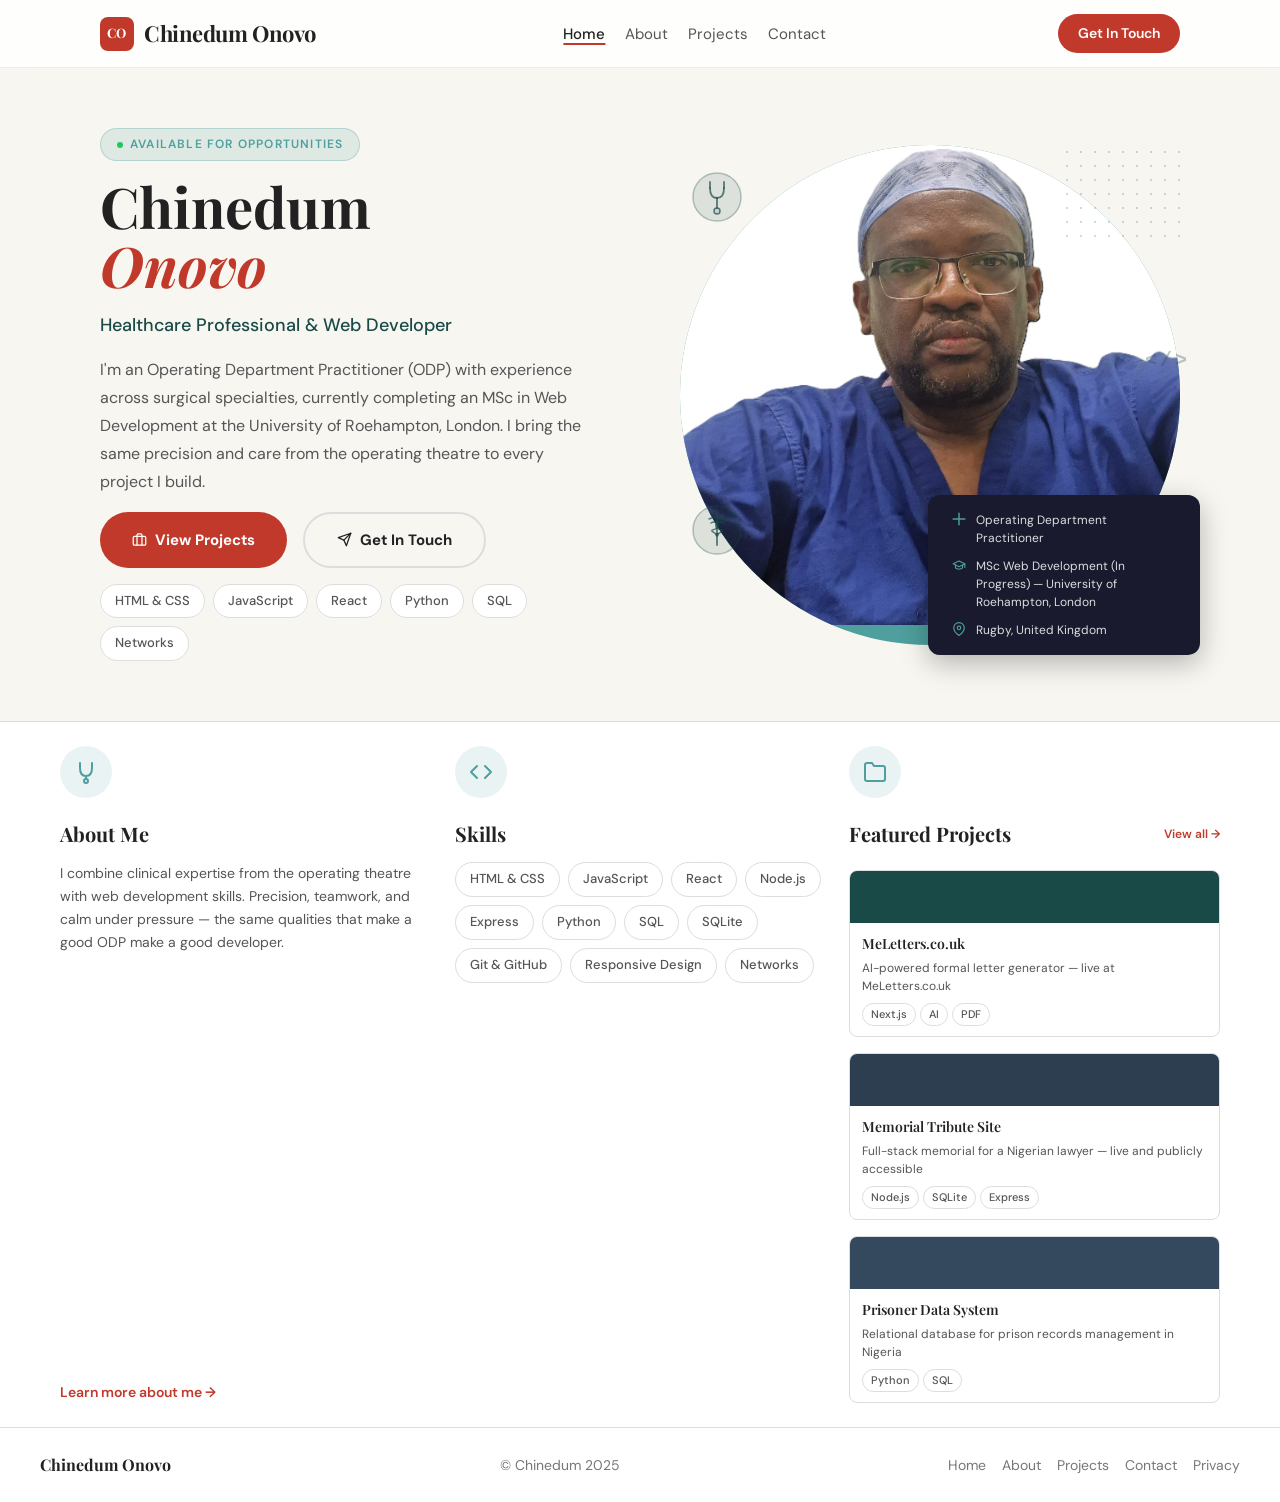
<file: index.html>
<!DOCTYPE html>
<html lang="en-GB">
<head>
    <meta charset="UTF-8">
    <meta name="viewport" content="width=device-width, initial-scale=1.0">
    <link rel="preconnect" href="https://fonts.googleapis.com">
    <link rel="preconnect" href="https://fonts.gstatic.com" crossorigin>
    <link rel="stylesheet" href="https://fonts.googleapis.com/css2?family=Playfair+Display:wght@400;600;700&family=DM+Sans:ital,opsz,wght@0,9..40,400;0,9..40,500;0,9..40,700;1,9..40,400&display=swap">
    <title>Chinedum Onovo — Healthcare Professional &amp; Web Developer</title>
    <meta name="description" content="Chinedum Onovo — Operating Department Practitioner and MSc Web Development student at the University of Roehampton, building precise and accessible web apps.">
    <meta name="robots" content="index, follow">
    <meta name="author" content="Chinedum Onovo">
    <link rel="canonical" href="https://chinedum-onovo.co.uk/">
    <meta property="og:type" content="website">
    <meta property="og:url" content="https://chinedum-onovo.co.uk/">
    <meta property="og:site_name" content="Chinedum Onovo">
    <meta property="og:locale" content="en_GB">
    <meta property="og:title" content="Chinedum Onovo — Healthcare Professional & Web Developer">
    <meta property="og:description" content="Chinedum Onovo — Operating Department Practitioner and MSc Web Development student at the University of Roehampton, building precise and accessible web apps.">
    <meta property="og:image" content="https://chinedum-onovo.co.uk/og-image.jpg">
    <meta name="twitter:card" content="summary_large_image">
    <meta name="twitter:title" content="Chinedum Onovo — Healthcare Professional & Web Developer">
    <meta name="twitter:description" content="Chinedum Onovo — Operating Department Practitioner and MSc Web Development student at the University of Roehampton, building precise and accessible web apps.">
    <link rel="preload" as="image" href="profile.jpg">
    <script type="application/ld+json">
    {
      "@context": "https://schema.org",
      "@type": "Person",
      "name": "Chinedum Onovo",
      "jobTitle": "Web Developer",
      "description": "Operating Department Practitioner with experience across surgical specialties, completing an MSc in Web Development at the University of Roehampton. Bringing precision and care from the operating theatre to every web project.",
      "url": "https://chinedum-onovo.co.uk",
      "image": "https://chinedum-onovo.co.uk/profile.jpg",
      "email": "chinedum@chinedum-onovo.co.uk",
      "sameAs": [
        "https://github.com/ChinedumOnovo"
      ]
    }
    </script>
    <!-- sameAs: paste your LinkedIn URL as a second item in the array above,
         e.g. add a comma after the GitHub line then: "https://www.linkedin.com/in/YOUR-PROFILE" -->
    <link rel="stylesheet" href="style.css">
</head>
<body>

<header>
    <div class="navbar">
        <div class="nav-brand">
            <div class="logo-badge" aria-hidden="true">CO</div>
            <span class="brand">Chinedum Onovo</span>
        </div>
        <nav class="nav-links" aria-label="Main navigation">
            <a href="index.html" class="active">Home</a>
            <a href="about.html">About</a>
            <a href="projects.html">Projects</a>
            <a href="contacts.html">Contact</a>
        </nav>
        <a href="contacts.html" class="nav-cta-btn">Get In Touch</a>
    </div>
</header>

<main>

    <!-- ─── HERO ──────────────────────────────────────────────── -->
    <section class="hero">
        <div class="hero-inner">

            <!-- Left: text -->
            <div class="hero-text">

                <span class="hero-eyebrow">Available for Opportunities</span>

                <h1 class="hero-name">
                    Chinedum<br>
                    <span class="hero-name-accent">Onovo</span>
                </h1>

                <p class="hero-subtitle">Healthcare Professional &amp; Web Developer</p>

                <p class="hero-bio">
                    I'm an Operating Department Practitioner (ODP) with experience across surgical
                    specialties, currently completing an MSc in Web Development at the
                    University of Roehampton, London. I bring the same precision and care from the operating
                    theatre to every project I build.
                </p>

                <div class="hero-cta">
                    <a href="projects.html" class="btn btn-primary">
                        <svg width="15" height="15" viewBox="0 0 24 24" fill="none" stroke="currentColor" stroke-width="2" stroke-linecap="round" stroke-linejoin="round" aria-hidden="true"><rect x="2" y="7" width="20" height="14" rx="2"/><path d="M16 21V5a2 2 0 0 0-2-2h-4a2 2 0 0 0-2 2v16"/></svg>
                        View Projects
                    </a>
                    <a href="contacts.html" class="btn btn-outline">
                        <svg width="15" height="15" viewBox="0 0 24 24" fill="none" stroke="currentColor" stroke-width="2" stroke-linecap="round" stroke-linejoin="round" aria-hidden="true"><line x1="22" y1="2" x2="11" y2="13"/><polygon points="22 2 15 22 11 13 2 9 22 2"/></svg>
                        Get In Touch
                    </a>
                </div>

                <div class="hero-tags">
                    <span class="tag">HTML &amp; CSS</span>
                    <span class="tag">JavaScript</span>
                    <span class="tag">React</span>
                    <span class="tag">Python</span>
                    <span class="tag">SQL</span>
                    <span class="tag">Networks</span>
                </div>

            </div>

            <!-- Right: photo card -->
            <div class="hero-photo-col">

                <!-- Dot decoration top-right (cream area, outside the circle) -->
                <div class="deco-dots deco-dots-tr" aria-hidden="true"></div>

                <!-- The circular photo card — overflow:hidden clips photo only -->
                <div class="photo-card">
                    <img
                        src="profile.jpg"
                        alt="Portrait of Chinedum Onovo, healthcare professional and web developer"
                        class="hero-photo-img"
                        width="1197"
                        height="1151"
                        loading="eager"
                        fetchpriority="high">
                </div>

                <!-- Decorations sit OUTSIDE the card so they are not clipped -->
                <span class="deco-code-tag" aria-hidden="true">&lt;/&gt;</span>
                <div class="deco-caduceus" aria-hidden="true">
                    <svg width="54" height="54" viewBox="0 0 54 54">
                        <circle cx="27" cy="27" r="24" fill="rgba(26,74,71,0.12)" stroke="rgba(26,74,71,0.3)" stroke-width="1.5"/>
                        <line x1="27" y1="12" x2="27" y2="42" stroke="rgba(26,74,71,0.7)" stroke-width="1.8" stroke-linecap="round"/>
                        <path d="M19,16 Q27,12 35,16" stroke="rgba(26,74,71,0.7)" stroke-width="1.5" fill="none" stroke-linecap="round"/>
                        <path d="M21,20 C25,17 31,22 27,25 C23,28 20,26 23,29 C26,32 31,30 27,33" stroke="rgba(26,74,71,0.7)" stroke-width="1.5" fill="none" stroke-linecap="round"/>
                        <path d="M33,20 C29,17 23,22 27,25 C31,28 34,26 31,29 C28,32 23,30 27,33" stroke="rgba(26,74,71,0.7)" stroke-width="1.5" fill="none" stroke-linecap="round"/>
                    </svg>
                </div>

                <!-- Stethoscope badge — upper-left of photo -->
                <div class="deco-stethoscope" aria-hidden="true">
                    <svg width="54" height="54" viewBox="0 0 54 54">
                        <circle cx="27" cy="27" r="24" fill="rgba(26,74,71,0.12)" stroke="rgba(26,74,71,0.3)" stroke-width="1.5"/>
                        <line x1="20" y1="12" x2="20" y2="18" stroke="rgba(26,74,71,0.7)" stroke-width="1.8" stroke-linecap="round"/>
                        <line x1="34" y1="12" x2="34" y2="18" stroke="rgba(26,74,71,0.7)" stroke-width="1.8" stroke-linecap="round"/>
                        <path d="M20 18 Q20 28 27 28 Q34 28 34 18" stroke="rgba(26,74,71,0.7)" stroke-width="1.8" fill="none" stroke-linecap="round"/>
                        <line x1="27" y1="28" x2="27" y2="38" stroke="rgba(26,74,71,0.7)" stroke-width="1.8" stroke-linecap="round"/>
                        <circle cx="27" cy="41" r="3" stroke="rgba(26,74,71,0.7)" stroke-width="1.5" fill="rgba(26,74,71,0.1)"/>
                    </svg>
                </div>

                <!-- Info card overlaps bottom-right of photo card -->
                <div class="info-card">
                    <div class="info-row">
                        <svg class="info-icon" width="14" height="14" viewBox="0 0 24 24" fill="none" stroke="currentColor" stroke-width="2.5" stroke-linecap="round" stroke-linejoin="round" aria-hidden="true"><path d="M12 2v20M2 12h20"/></svg>
                        <span>Operating Department Practitioner</span>
                    </div>
                    <div class="info-row">
                        <svg class="info-icon" width="14" height="14" viewBox="0 0 24 24" fill="none" stroke="currentColor" stroke-width="2" stroke-linecap="round" stroke-linejoin="round" aria-hidden="true"><path d="M22 10v6M2 10l10-5 10 5-10 5z"/><path d="M6 12v5c3 3 9 3 12 0v-5"/></svg>
                        <span>MSc Web Development (In Progress) — University of Roehampton, London</span>
                    </div>
                    <div class="info-row">
                        <svg class="info-icon" width="14" height="14" viewBox="0 0 24 24" fill="none" stroke="currentColor" stroke-width="2" stroke-linecap="round" stroke-linejoin="round" aria-hidden="true"><path d="M21 10c0 7-9 13-9 13s-9-6-9-13a9 9 0 0 1 18 0z"/><circle cx="12" cy="10" r="3"/></svg>
                        <span>Rugby, United Kingdom</span>
                    </div>
                </div>

            </div>

        </div>
    </section>

    <!-- ─── BOTTOM THREE-COLUMN SECTION ───────────────────────── -->
    <section class="home-bottom" aria-label="About, skills, and featured projects">

        <!-- Column 1: About Me -->
        <div class="home-card">
            <div class="home-card-icon" aria-hidden="true">
                <svg width="24" height="24" viewBox="0 0 24 24" fill="none" stroke="currentColor" stroke-width="2" stroke-linecap="round" stroke-linejoin="round"><path d="M6 3v5q0 8 6 8t6-8V3"/><line x1="12" y1="16" x2="12" y2="19"/><circle cx="12" cy="21" r="2"/></svg>
            </div>
            <h3>About Me</h3>
            <p>
                I combine clinical expertise from the operating theatre with web development
                skills. Precision, teamwork, and calm under pressure — the same qualities
                that make a good ODP make a good developer.
            </p>
            <a href="about.html" class="home-card-link">Learn more about me →</a>
        </div>

        <!-- Column 2: Skills -->
        <div class="home-card">
            <div class="home-card-icon" aria-hidden="true">
                <svg width="24" height="24" viewBox="0 0 24 24" fill="none" stroke="currentColor" stroke-width="2" stroke-linecap="round" stroke-linejoin="round"><polyline points="16 18 22 12 16 6"/><polyline points="8 6 2 12 8 18"/></svg>
            </div>
            <h3>Skills</h3>
            <div class="hero-tags">
                    <span class="tag">HTML &amp; CSS</span>
                    <span class="tag">JavaScript</span>
                    <span class="tag">React</span>
                    <span class="tag">Node.js</span>
                    <span class="tag">Express</span>
                    <span class="tag">Python</span>
                    <span class="tag">SQL</span>
                    <span class="tag">SQLite</span>
                    <span class="tag">Git &amp; GitHub</span>
                    <span class="tag">Responsive Design</span>
                    <span class="tag">Networks</span>
                </div>
        </div>

        <!-- Column 3: Featured Projects -->
        <div class="home-card">
            <div class="home-card-icon" aria-hidden="true">
                <svg width="24" height="24" viewBox="0 0 24 24" fill="none" stroke="currentColor" stroke-width="2" stroke-linecap="round" stroke-linejoin="round"><path d="M22 19a2 2 0 0 1-2 2H4a2 2 0 0 1-2-2V5a2 2 0 0 1 2-2h5l2 3h9a2 2 0 0 1 2 2z"/></svg>
            </div>
            <div class="home-card-header">
                <h3>Featured Projects</h3>
                <a href="projects.html">View all →</a>
            </div>
            <div class="project-cards-mini">

                <article class="project-card-mini">
                    <div class="project-card-mini-color" style="background:#1a4a47"></div>
                    <div class="project-card-mini-body">
                        <p class="project-card-mini-name">MeLetters.co.uk</p>
                        <p class="project-card-mini-desc">AI-powered formal letter generator — live at MeLetters.co.uk</p>
                        <div class="project-card-mini-tags">
                            <span class="tag">Next.js</span><span class="tag">AI</span><span class="tag">PDF</span>
                        </div>
                    </div>
                </article>

                <article class="project-card-mini">
                    <div class="project-card-mini-color" style="background:#2c3e50"></div>
                    <div class="project-card-mini-body">
                        <p class="project-card-mini-name">Memorial Tribute Site</p>
                        <p class="project-card-mini-desc">Full-stack memorial for a Nigerian lawyer — live and publicly accessible</p>
                        <div class="project-card-mini-tags">
                            <span class="tag">Node.js</span><span class="tag">SQLite</span><span class="tag">Express</span>
                        </div>
                    </div>
                </article>

                <article class="project-card-mini">
                    <div class="project-card-mini-color" style="background:#34495e"></div>
                    <div class="project-card-mini-body">
                        <p class="project-card-mini-name">Prisoner Data System</p>
                        <p class="project-card-mini-desc">Relational database for prison records management in Nigeria</p>
                        <div class="project-card-mini-tags">
                            <span class="tag">Python</span><span class="tag">SQL</span>
                        </div>
                    </div>
                </article>

            </div>
        </div>

    </section>

</main>

<footer>
    <span class="footer-brand">Chinedum Onovo</span>
    <span class="footer-copy">© Chinedum 2025</span>
    <nav class="footer-nav" aria-label="Footer navigation">
        <a href="index.html">Home</a>
        <a href="about.html">About</a>
        <a href="projects.html">Projects</a>
        <a href="contacts.html">Contact</a>
        <a href="privacy.html">Privacy</a>
    </nav>
</footer>

</body>
</html>
</file>
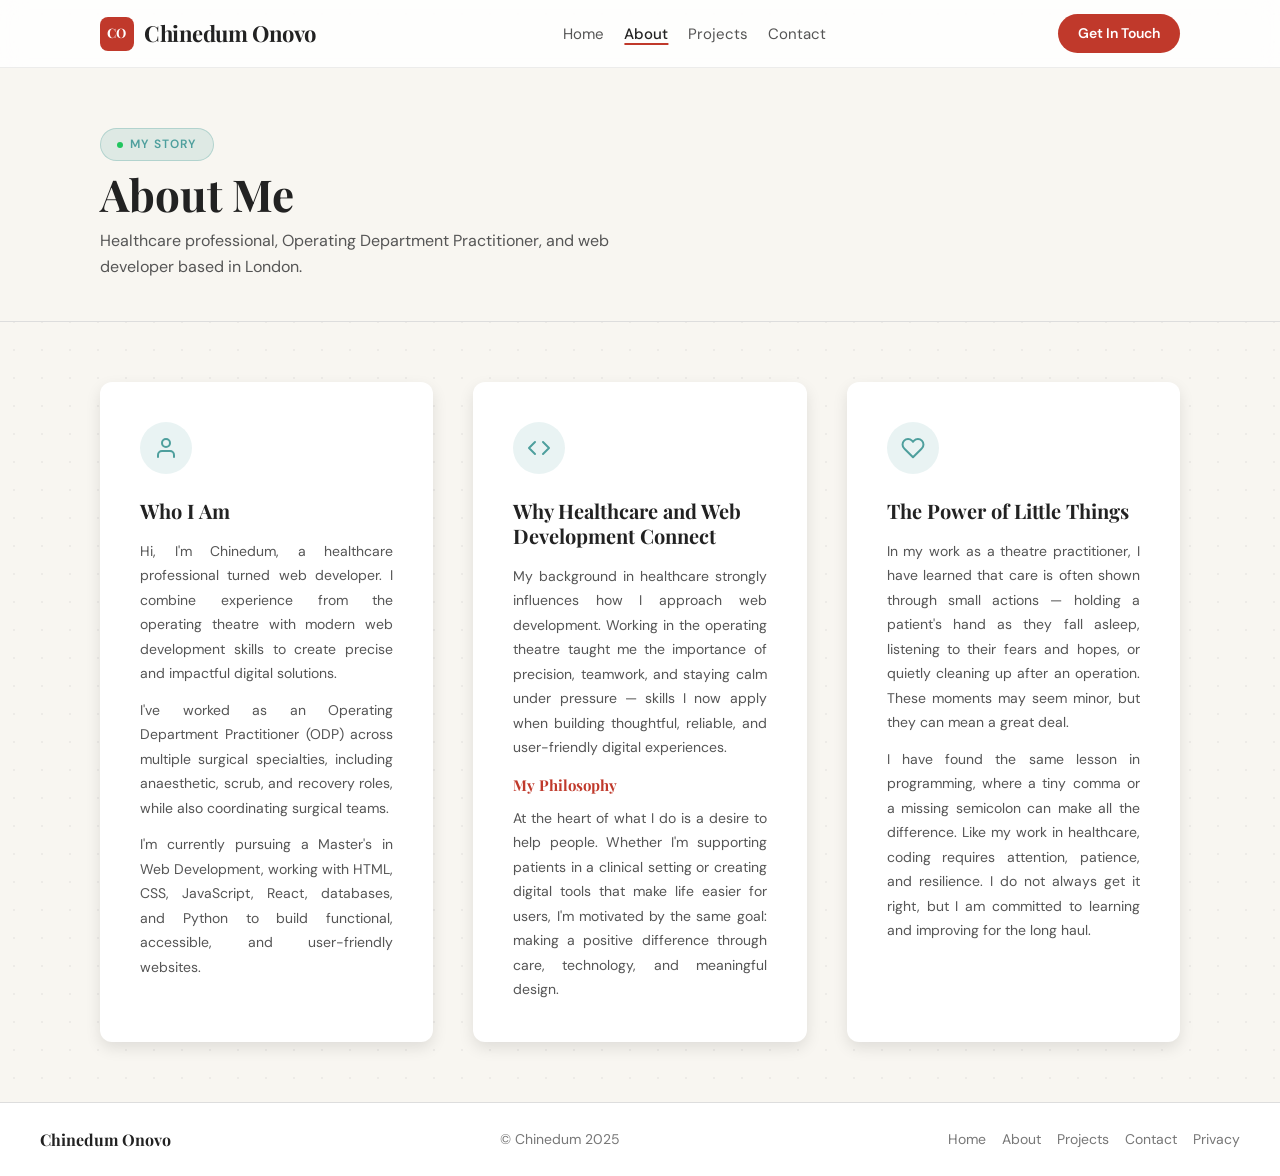
<file: about.html>
<!DOCTYPE html>
<html lang="en-GB">
<head>
  <meta charset="UTF-8">
  <meta name="viewport" content="width=device-width, initial-scale=1.0">
  <link rel="preconnect" href="https://fonts.googleapis.com">
  <link rel="preconnect" href="https://fonts.gstatic.com" crossorigin>
  <link rel="stylesheet" href="https://fonts.googleapis.com/css2?family=Playfair+Display:wght@400;600;700&family=DM+Sans:ital,opsz,wght@0,9..40,400;0,9..40,500;0,9..40,700;1,9..40,400&display=swap">
  <title>About Chinedum Onovo | ODP &amp; Web Developer, Rugby</title>
  <meta name="description" content="About Chinedum Onovo — an Operating Department Practitioner turned web developer, combining surgical-theatre precision with modern web development skills.">
  <meta name="robots" content="index, follow">
  <meta name="author" content="Chinedum Onovo">
  <link rel="canonical" href="https://chinedum-onovo.co.uk/about.html">
  <meta property="og:type" content="website">
  <meta property="og:url" content="https://chinedum-onovo.co.uk/about.html">
  <meta property="og:site_name" content="Chinedum Onovo">
  <meta property="og:locale" content="en_GB">
  <meta property="og:title" content="About Chinedum Onovo | ODP & Web Developer, Rugby">
  <meta property="og:description" content="About Chinedum Onovo — an Operating Department Practitioner turned web developer, combining surgical-theatre precision with modern web development skills.">
  <meta property="og:image" content="https://chinedum-onovo.co.uk/og-image.jpg">
  <meta name="twitter:card" content="summary_large_image">
  <meta name="twitter:title" content="About Chinedum Onovo | ODP & Web Developer, Rugby">
  <meta name="twitter:description" content="About Chinedum Onovo — an Operating Department Practitioner turned web developer, combining surgical-theatre precision with modern web development skills.">
  <link rel="stylesheet" href="style.css">
</head>
<body>

<header>
  <div class="navbar">
    <div class="nav-brand">
      <div class="logo-badge" aria-hidden="true">CO</div>
      <span class="brand">Chinedum Onovo</span>
    </div>
    <nav class="nav-links" aria-label="Main navigation">
      <a href="index.html">Home</a>
      <a href="about.html" class="active">About</a>
      <a href="projects.html">Projects</a>
      <a href="contacts.html">Contact</a>
    </nav>
    <a href="contacts.html" class="nav-cta-btn">Get In Touch</a>
  </div>
</header>

<main>

  <!-- ─── PAGE HEADER ──────────────────────────────────────────── -->
  <section class="inner-page-header">
    <div class="inner-page-header-inner">
      <span class="hero-eyebrow">My Story</span>
      <h1 class="page-title">About Me</h1>
      <p class="page-subtitle">Healthcare professional, Operating Department Practitioner, and web developer based in London.</p>
    </div>
  </section>

  <!-- ─── CARDS ────────────────────────────────────────────────── -->
  <section class="about-section" aria-label="About sections">
    <div class="about-cards-grid">

      <!-- Card 1: Who I Am -->
      <div class="about-card">
        <div class="home-card-icon" aria-hidden="true">
          <svg width="24" height="24" viewBox="0 0 24 24" fill="none" stroke="currentColor" stroke-width="2" stroke-linecap="round" stroke-linejoin="round">
            <path d="M20 21v-2a4 4 0 0 0-4-4H8a4 4 0 0 0-4 4v2"/>
            <circle cx="12" cy="7" r="4"/>
          </svg>
        </div>
        <h2 class="about-card-heading">Who I Am</h2>
        <div class="about-card-body">
          <p>Hi, I'm Chinedum, a healthcare professional turned web developer. I combine experience from the operating theatre with modern web development skills to create precise and impactful digital solutions.</p>
          <p>I've worked as an Operating Department Practitioner (ODP) across multiple surgical specialties, including anaesthetic, scrub, and recovery roles, while also coordinating surgical teams.</p>
          <p>I'm currently pursuing a Master's in Web Development, working with HTML, CSS, JavaScript, React, databases, and Python to build functional, accessible, and user-friendly websites.</p>
        </div>
      </div>

      <!-- Card 2: Healthcare & Web Dev -->
      <div class="about-card">
        <div class="home-card-icon" aria-hidden="true">
          <svg width="24" height="24" viewBox="0 0 24 24" fill="none" stroke="currentColor" stroke-width="2" stroke-linecap="round" stroke-linejoin="round">
            <polyline points="16 18 22 12 16 6"/>
            <polyline points="8 6 2 12 8 18"/>
          </svg>
        </div>
        <h2 class="about-card-heading">Why Healthcare and Web Development Connect</h2>
        <div class="about-card-body">
          <p>My background in healthcare strongly influences how I approach web development. Working in the operating theatre taught me the importance of precision, teamwork, and staying calm under pressure — skills I now apply when building thoughtful, reliable, and user-friendly digital experiences.</p>
          <h3>My Philosophy</h3>
          <p>At the heart of what I do is a desire to help people. Whether I'm supporting patients in a clinical setting or creating digital tools that make life easier for users, I'm motivated by the same goal: making a positive difference through care, technology, and meaningful design.</p>
        </div>
      </div>

      <!-- Card 3: Power of Little Things -->
      <div class="about-card">
        <div class="home-card-icon" aria-hidden="true">
          <svg width="24" height="24" viewBox="0 0 24 24" fill="none" stroke="currentColor" stroke-width="2" stroke-linecap="round" stroke-linejoin="round">
            <path d="M20.84 4.61a5.5 5.5 0 0 0-7.78 0L12 5.67l-1.06-1.06a5.5 5.5 0 0 0-7.78 7.78l1.06 1.06L12 21.23l7.78-7.78 1.06-1.06a5.5 5.5 0 0 0 0-7.78z"/>
          </svg>
        </div>
        <h2 class="about-card-heading">The Power of Little Things</h2>
        <div class="about-card-body">
          <p>In my work as a theatre practitioner, I have learned that care is often shown through small actions — holding a patient's hand as they fall asleep, listening to their fears and hopes, or quietly cleaning up after an operation. These moments may seem minor, but they can mean a great deal.</p>
          <p>I have found the same lesson in programming, where a tiny comma or a missing semicolon can make all the difference. Like my work in healthcare, coding requires attention, patience, and resilience. I do not always get it right, but I am committed to learning and improving for the long haul.</p>
        </div>
      </div>

    </div>
  </section>

</main>

<footer>
  <span class="footer-brand">Chinedum Onovo</span>
  <span class="footer-copy">© Chinedum 2025</span>
  <nav class="footer-nav" aria-label="Footer navigation">
    <a href="index.html">Home</a>
    <a href="about.html">About</a>
    <a href="projects.html">Projects</a>
    <a href="contacts.html">Contact</a>
    <a href="privacy.html">Privacy</a>
  </nav>
</footer>

</body>
</html>
</file>
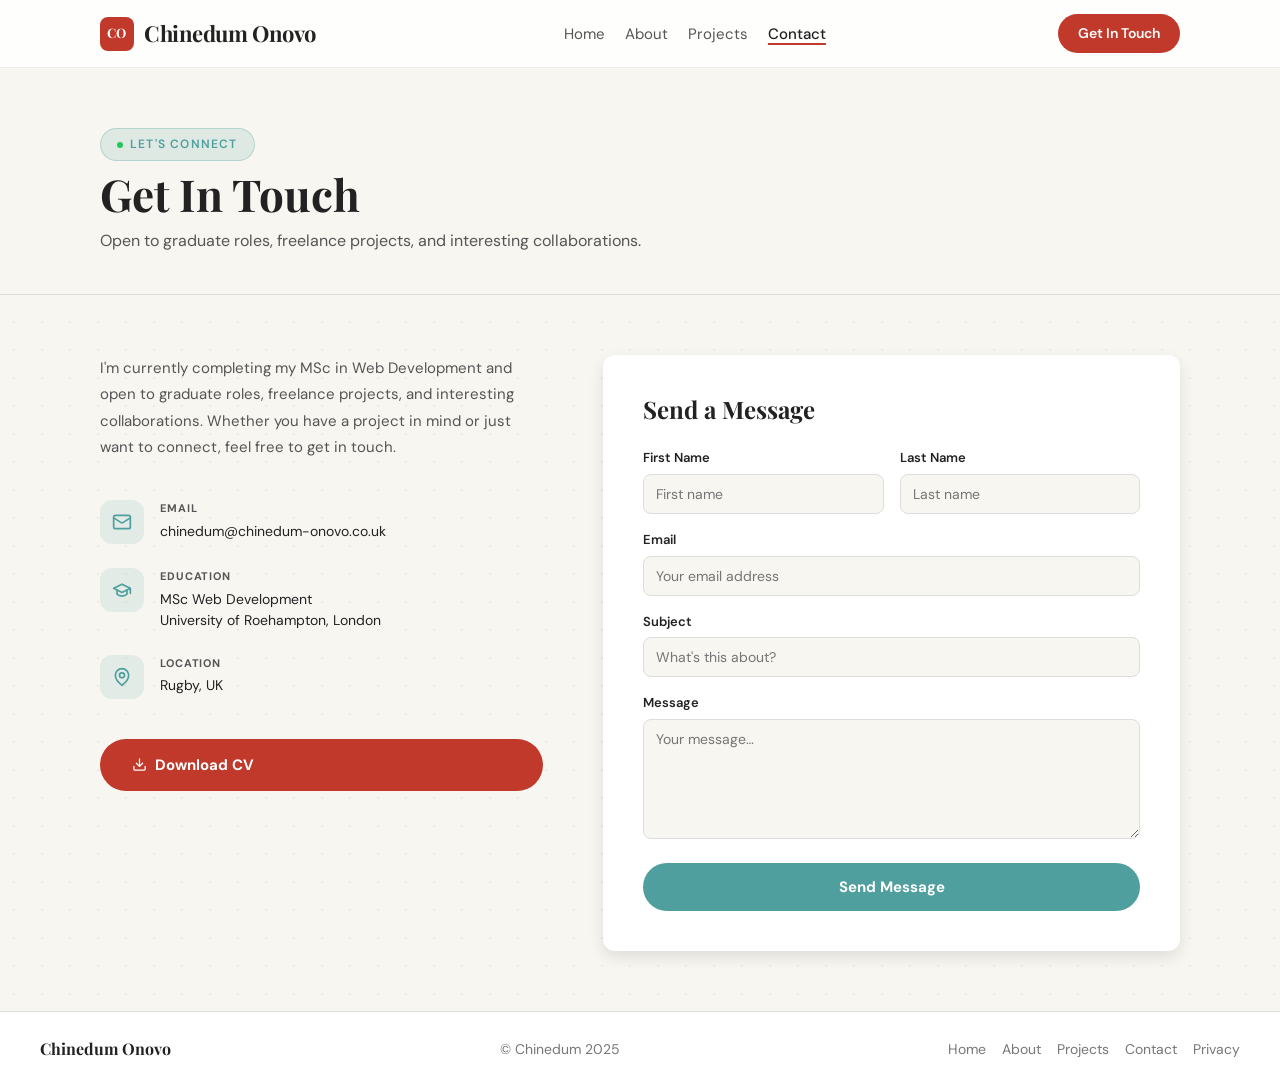
<file: contacts.html>
<!DOCTYPE html>
<html lang="en-GB">
<head>
    <meta charset="UTF-8">
    <meta name="viewport" content="width=device-width, initial-scale=1.0">
    <link rel="preconnect" href="https://fonts.googleapis.com">
    <link rel="preconnect" href="https://fonts.gstatic.com" crossorigin>
    <link rel="stylesheet" href="https://fonts.googleapis.com/css2?family=Playfair+Display:wght@400;600;700&family=DM+Sans:ital,opsz,wght@0,9..40,400;0,9..40,500;0,9..40,700;1,9..40,400&display=swap">
    <title>Contact Chinedum Onovo — Rugby-Based Web Developer</title>
    <meta name="description" content="Get in touch with Chinedum Onovo, a Rugby-based web developer and ODP. Open to graduate roles, freelance projects, and collaborations. Download his CV here.">
    <meta name="robots" content="index, follow">
    <meta name="author" content="Chinedum Onovo">
    <link rel="canonical" href="https://chinedum-onovo.co.uk/contacts.html">
    <meta property="og:type" content="website">
    <meta property="og:url" content="https://chinedum-onovo.co.uk/contacts.html">
    <meta property="og:site_name" content="Chinedum Onovo">
    <meta property="og:locale" content="en_GB">
    <meta property="og:title" content="Contact Chinedum Onovo — Rugby-Based Web Developer">
    <meta property="og:description" content="Get in touch with Chinedum Onovo, a Rugby-based web developer and ODP. Open to graduate roles, freelance projects, and collaborations. Download his CV here.">
    <meta property="og:image" content="https://chinedum-onovo.co.uk/og-image.jpg">
    <meta name="twitter:card" content="summary_large_image">
    <meta name="twitter:title" content="Contact Chinedum Onovo — Rugby-Based Web Developer">
    <meta name="twitter:description" content="Get in touch with Chinedum Onovo, a Rugby-based web developer and ODP. Open to graduate roles, freelance projects, and collaborations. Download his CV here.">
    <link rel="stylesheet" href="style.css">
</head>
<body>

<header>
    <div class="navbar">
        <div class="nav-brand">
            <div class="logo-badge" aria-hidden="true">CO</div>
            <span class="brand">Chinedum Onovo</span>
        </div>
        <nav class="nav-links" aria-label="Main navigation">
            <a href="index.html">Home</a>
            <a href="about.html">About</a>
            <a href="projects.html">Projects</a>
            <a href="contacts.html" class="active">Contact</a>
        </nav>
        <a href="contacts.html" class="nav-cta-btn">Get In Touch</a>
    </div>
</header>

<main>

    <!-- ─── PAGE HEADER ──────────────────────────────────────────── -->
    <section class="inner-page-header">
        <div class="inner-page-header-inner">
            <span class="hero-eyebrow">Let's Connect</span>
            <h1 class="page-title">Get In Touch</h1>
            <p class="page-subtitle">Open to graduate roles, freelance projects, and interesting collaborations.</p>
        </div>
    </section>

    <div class="inner-page-content">
        <div class="contact-layout">

            <!-- ─── LEFT: INFO COLUMN ─────────────────────────────── -->
            <div class="contact-info">

                <p class="contact-intro">
                    I'm currently completing my MSc in Web Development and open to graduate
                    roles, freelance projects, and interesting collaborations. Whether you have
                    a project in mind or just want to connect, feel free to get in touch.
                </p>

                <div class="contact-items">

                    <div class="contact-item">
                        <span class="contact-icon" aria-hidden="true">
                            <svg width="20" height="20" viewBox="0 0 24 24" fill="none"
                                 stroke="currentColor" stroke-width="2"
                                 stroke-linecap="round" stroke-linejoin="round">
                                <rect width="20" height="16" x="2" y="4" rx="2"/>
                                <path d="m22 7-8.97 5.7a1.94 1.94 0 0 1-2.06 0L2 7"/>
                            </svg>
                        </span>
                        <div>
                            <p class="contact-label">Email</p>
                            <!-- TODO: replace with your actual professional email before deploying -->
                            <p class="contact-value">chinedum@chinedum-onovo.co.uk</p>
                        </div>
                    </div>

                    <div class="contact-item">
                        <span class="contact-icon" aria-hidden="true">
                            <svg width="20" height="20" viewBox="0 0 24 24" fill="none"
                                 stroke="currentColor" stroke-width="2"
                                 stroke-linecap="round" stroke-linejoin="round">
                                <path d="M22 10v6M2 10l10-5 10 5-10 5z"/>
                                <path d="M6 12v5c3 3 9 3 12 0v-5"/>
                            </svg>
                        </span>
                        <div>
                            <p class="contact-label">Education</p>
                            <p class="contact-value">MSc Web Development<br>University of Roehampton, London</p>
                        </div>
                    </div>

                    <div class="contact-item">
                        <span class="contact-icon" aria-hidden="true">
                            <svg width="20" height="20" viewBox="0 0 24 24" fill="none"
                                 stroke="currentColor" stroke-width="2"
                                 stroke-linecap="round" stroke-linejoin="round">
                                <path d="M20 10c0 6-8 12-8 12s-8-6-8-12a8 8 0 0 1 16 0Z"/>
                                <circle cx="12" cy="10" r="3"/>
                            </svg>
                        </span>
                        <div>
                            <p class="contact-label">Location</p>
                            <p class="contact-value">Rugby, UK</p>
                        </div>
                    </div>

                </div>

                <a href="cv.pdf" download class="btn btn-primary">
                    <svg width="15" height="15" viewBox="0 0 24 24" fill="none" stroke="currentColor" stroke-width="2" stroke-linecap="round" stroke-linejoin="round" aria-hidden="true"><path d="M21 15v4a2 2 0 0 1-2 2H5a2 2 0 0 1-2-2v-4"/><polyline points="7 10 12 15 17 10"/><line x1="12" y1="15" x2="12" y2="3"/></svg>
                    Download CV
                </a>

            </div>

            <!-- ─── RIGHT: FORM CARD ──────────────────────────────── -->
            <div class="contact-form-card">
                <h2>Send a Message</h2>
                <form action="https://formspree.io/f/xaqzwklw" method="POST" id="contact-form">

                    <div class="form-row">
                        <div class="form-group">
                            <label for="firstName">First Name</label>
                            <input type="text" id="firstName" name="firstName"
                                   placeholder="First name" autocomplete="given-name">
                        </div>
                        <div class="form-group">
                            <label for="lastName">Last Name</label>
                            <input type="text" id="lastName" name="lastName"
                                   placeholder="Last name" autocomplete="family-name">
                        </div>
                    </div>

                    <div class="form-group">
                        <label for="email">Email</label>
                        <input type="email" id="email" name="email"
                               placeholder="Your email address" autocomplete="email">
                    </div>

                    <div class="form-group">
                        <label for="subject">Subject</label>
                        <input type="text" id="subject" name="subject"
                               placeholder="What's this about?">
                    </div>

                    <div class="form-group">
                        <label for="message">Message</label>
                        <textarea id="message" name="message" rows="5"
                                  placeholder="Your message…"></textarea>
                    </div>

                    <button type="submit">Send Message</button>

                </form>

                <div id="form-success" style="display:none; margin-top:16px; padding:14px 18px; background:rgba(78,159,157,0.12); border:1px solid rgba(78,159,157,0.35); border-radius:8px; color:#1a4a47; font-size:14px;">
                    Thanks for your message — I'll get back to you soon.
                </div>

                <script>
                    const form = document.getElementById('contact-form');
                    form.addEventListener('submit', async function(e) {
                        e.preventDefault();
                        const btn = form.querySelector('button[type="submit"]');
                        btn.disabled = true;
                        btn.textContent = 'Sending…';
                        const res = await fetch(form.action, {
                            method: 'POST',
                            body: new FormData(form),
                            headers: { 'Accept': 'application/json' }
                        });
                        if (res.ok) {
                            form.reset();
                            form.style.display = 'none';
                            document.getElementById('form-success').style.display = 'block';
                        } else {
                            btn.disabled = false;
                            btn.textContent = 'Send Message';
                            alert('Something went wrong — please try again or email me directly.');
                        }
                    });
                </script>
            </div>

        </div>
    </div>

</main>

<footer>
    <span class="footer-brand">Chinedum Onovo</span>
    <span class="footer-copy">© Chinedum 2025</span>
    <nav class="footer-nav" aria-label="Footer navigation">
        <a href="index.html">Home</a>
        <a href="about.html">About</a>
        <a href="projects.html">Projects</a>
        <a href="contacts.html">Contact</a>
        <a href="privacy.html">Privacy</a>
    </nav>
</footer>

</body>
</html>
</file>
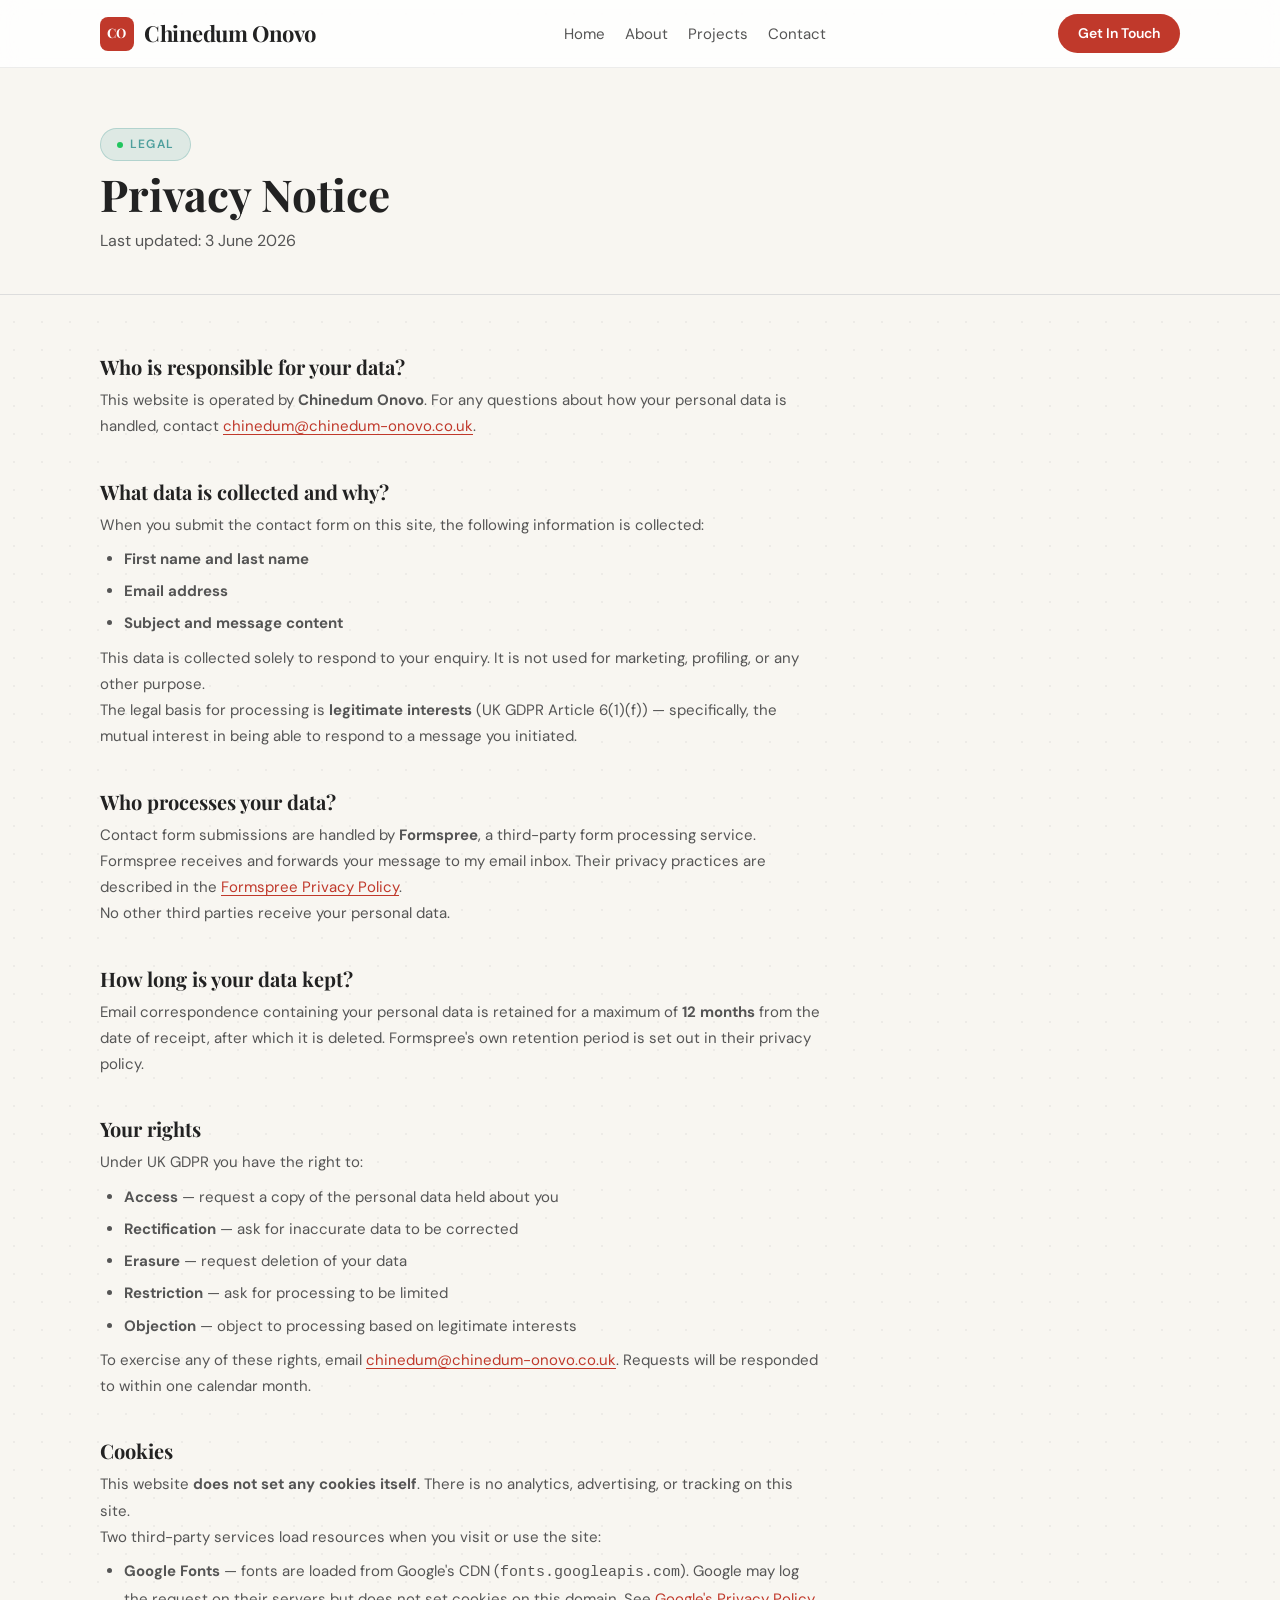
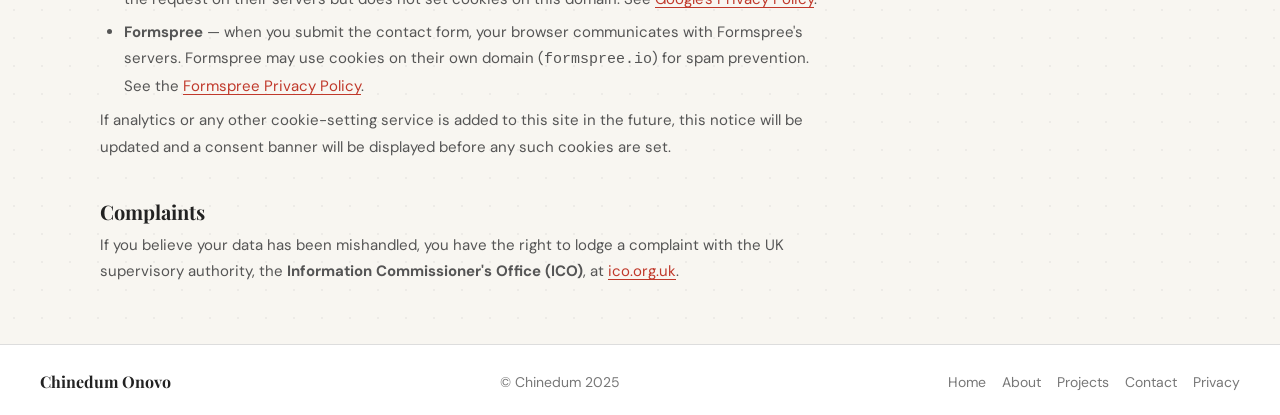
<file: privacy.html>
<!DOCTYPE html>
<html lang="en-GB">
<head>
    <meta charset="UTF-8">
    <meta name="viewport" content="width=device-width, initial-scale=1.0">
    <link rel="preconnect" href="https://fonts.googleapis.com">
    <link rel="preconnect" href="https://fonts.gstatic.com" crossorigin>
    <link rel="stylesheet" href="https://fonts.googleapis.com/css2?family=Playfair+Display:wght@400;600;700&family=DM+Sans:ital,opsz,wght@0,9..40,400;0,9..40,500;0,9..40,700;1,9..40,400&display=swap">
    <title>Privacy Notice — Chinedum Onovo</title>
    <meta name="description" content="Privacy notice for chinedum-onovo.co.uk — how contact form data is collected, used, and stored in line with UK GDPR.">
    <meta name="robots" content="index, follow">
    <meta name="author" content="Chinedum Onovo">
    <link rel="canonical" href="https://chinedum-onovo.co.uk/privacy.html">
    <link rel="stylesheet" href="style.css">
</head>
<body>

<header>
    <div class="navbar">
        <div class="nav-brand">
            <div class="logo-badge" aria-hidden="true">CO</div>
            <span class="brand">Chinedum Onovo</span>
        </div>
        <nav class="nav-links" aria-label="Main navigation">
            <a href="index.html">Home</a>
            <a href="about.html">About</a>
            <a href="projects.html">Projects</a>
            <a href="contacts.html">Contact</a>
        </nav>
        <a href="contacts.html" class="nav-cta-btn">Get In Touch</a>
    </div>
</header>

<main>

    <section class="inner-page-header">
        <div class="inner-page-header-inner">
            <span class="hero-eyebrow">Legal</span>
            <h1 class="page-title">Privacy Notice</h1>
            <p class="page-subtitle">Last updated: 3 June 2026</p>
        </div>
    </section>

    <div class="inner-page-content">
        <div class="privacy-body">

            <section class="privacy-section">
                <h2>Who is responsible for your data?</h2>
                <p>This website is operated by <strong>Chinedum Onovo</strong>. For any questions about how your personal data is handled, contact <a href="mailto:chinedum@chinedum-onovo.co.uk">chinedum@chinedum-onovo.co.uk</a>.</p>
            </section>

            <section class="privacy-section">
                <h2>What data is collected and why?</h2>
                <p>When you submit the contact form on this site, the following information is collected:</p>
                <ul>
                    <li><strong>First name and last name</strong></li>
                    <li><strong>Email address</strong></li>
                    <li><strong>Subject and message content</strong></li>
                </ul>
                <p>This data is collected solely to respond to your enquiry. It is not used for marketing, profiling, or any other purpose.</p>
                <p>The legal basis for processing is <strong>legitimate interests</strong> (UK GDPR Article 6(1)(f)) — specifically, the mutual interest in being able to respond to a message you initiated.</p>
            </section>

            <section class="privacy-section">
                <h2>Who processes your data?</h2>
                <p>Contact form submissions are handled by <strong>Formspree</strong>, a third-party form processing service. Formspree receives and forwards your message to my email inbox. Their privacy practices are described in the <a href="https://formspree.io/legal/privacy-policy" target="_blank" rel="noopener noreferrer">Formspree Privacy Policy</a>.</p>
                <p>No other third parties receive your personal data.</p>
            </section>

            <section class="privacy-section">
                <h2>How long is your data kept?</h2>
                <p>Email correspondence containing your personal data is retained for a maximum of <strong>12 months</strong> from the date of receipt, after which it is deleted. Formspree's own retention period is set out in their privacy policy.</p>
            </section>

            <section class="privacy-section">
                <h2>Your rights</h2>
                <p>Under UK GDPR you have the right to:</p>
                <ul>
                    <li><strong>Access</strong> — request a copy of the personal data held about you</li>
                    <li><strong>Rectification</strong> — ask for inaccurate data to be corrected</li>
                    <li><strong>Erasure</strong> — request deletion of your data</li>
                    <li><strong>Restriction</strong> — ask for processing to be limited</li>
                    <li><strong>Objection</strong> — object to processing based on legitimate interests</li>
                </ul>
                <p>To exercise any of these rights, email <a href="mailto:chinedum@chinedum-onovo.co.uk">chinedum@chinedum-onovo.co.uk</a>. Requests will be responded to within one calendar month.</p>
            </section>

            <section class="privacy-section">
                <h2>Cookies</h2>
                <p>This website <strong>does not set any cookies itself</strong>. There is no analytics, advertising, or tracking on this site.</p>
                <p>Two third-party services load resources when you visit or use the site:</p>
                <ul>
                    <li><strong>Google Fonts</strong> — fonts are loaded from Google's CDN (<code>fonts.googleapis.com</code>). Google may log the request on their servers but does not set cookies on this domain. See <a href="https://policies.google.com/privacy" target="_blank" rel="noopener noreferrer">Google's Privacy Policy</a>.</li>
                    <li><strong>Formspree</strong> — when you submit the contact form, your browser communicates with Formspree's servers. Formspree may use cookies on their own domain (<code>formspree.io</code>) for spam prevention. See the <a href="https://formspree.io/legal/privacy-policy" target="_blank" rel="noopener noreferrer">Formspree Privacy Policy</a>.</li>
                </ul>
                <p>If analytics or any other cookie-setting service is added to this site in the future, this notice will be updated and a consent banner will be displayed before any such cookies are set.</p>
            </section>

            <section class="privacy-section">
                <h2>Complaints</h2>
                <p>If you believe your data has been mishandled, you have the right to lodge a complaint with the UK supervisory authority, the <strong>Information Commissioner's Office (ICO)</strong>, at <a href="https://ico.org.uk" target="_blank" rel="noopener noreferrer">ico.org.uk</a>.</p>
            </section>

        </div>
    </div>

</main>

<footer>
    <span class="footer-brand">Chinedum Onovo</span>
    <span class="footer-copy">© Chinedum 2025</span>
    <nav class="footer-nav" aria-label="Footer navigation">
        <a href="index.html">Home</a>
        <a href="about.html">About</a>
        <a href="projects.html">Projects</a>
        <a href="contacts.html">Contact</a>
        <a href="privacy.html">Privacy</a>
    </nav>
</footer>

</body>
</html>
</file>
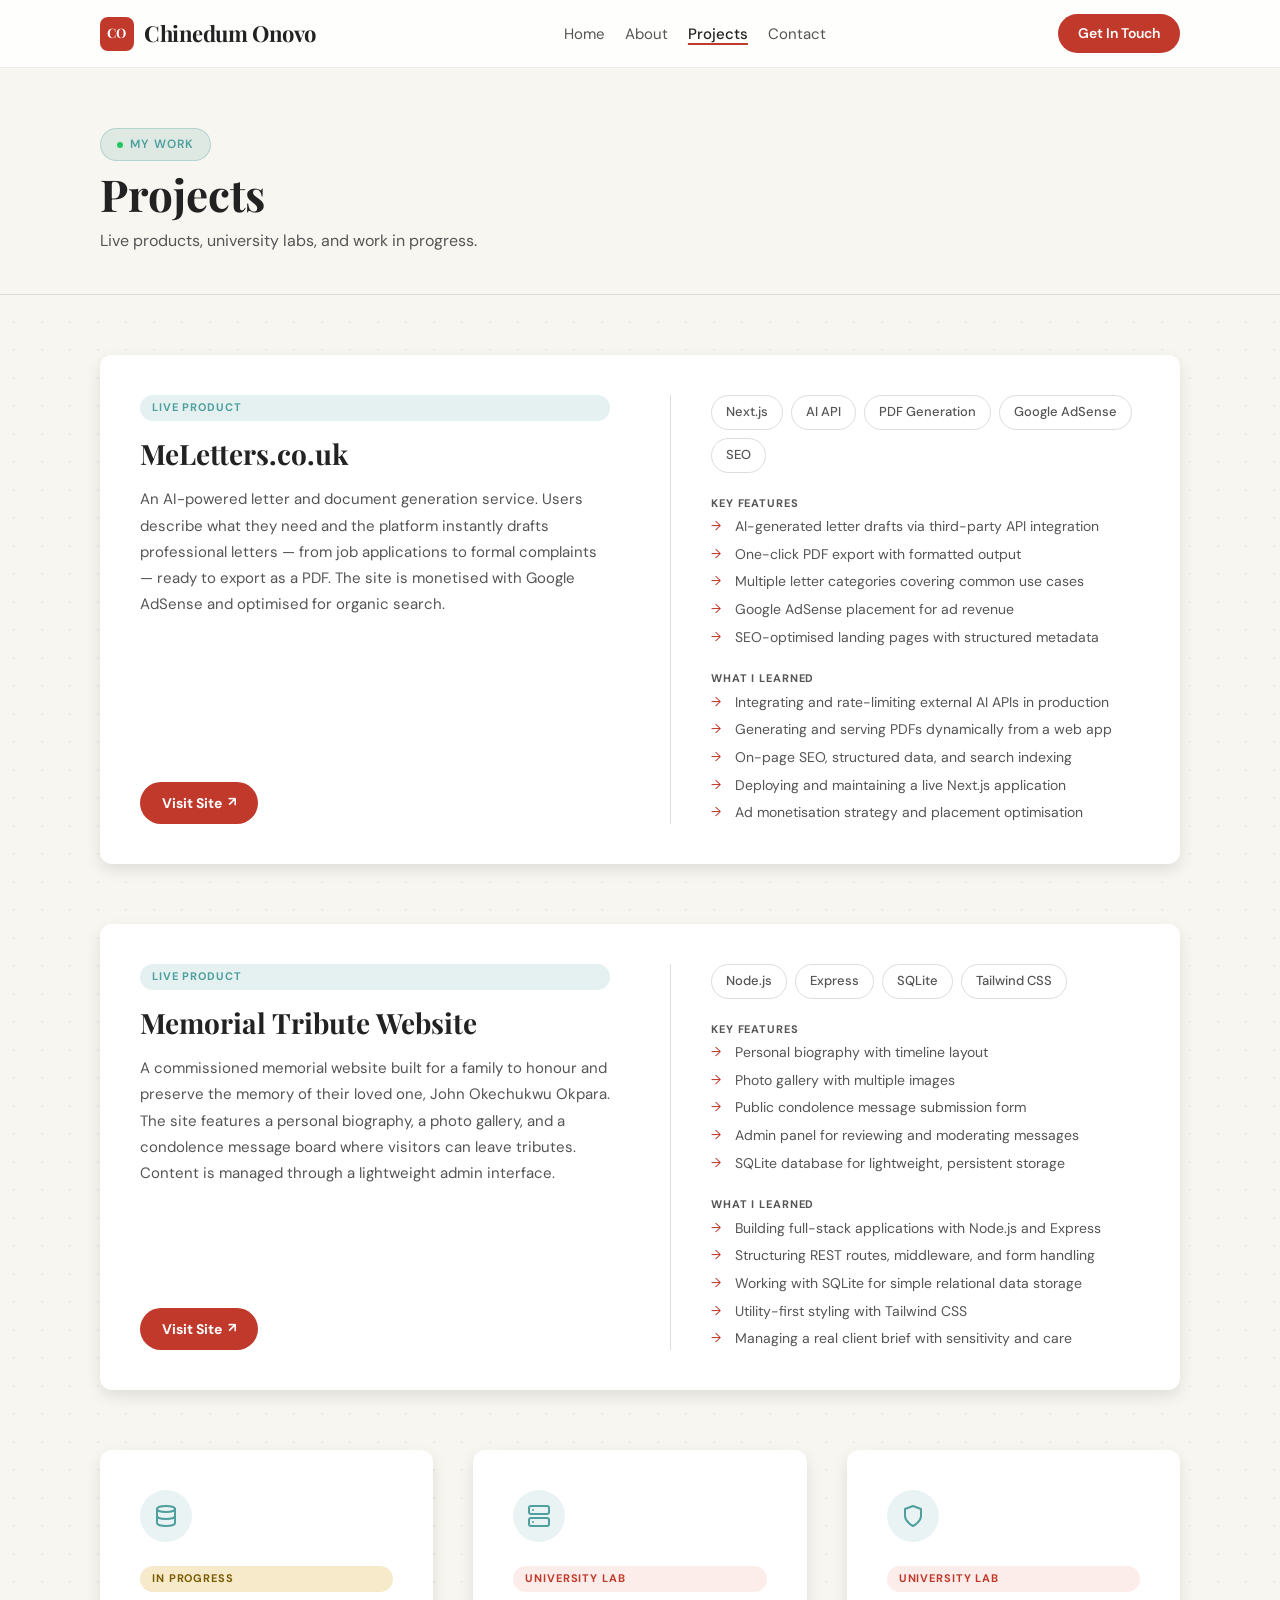
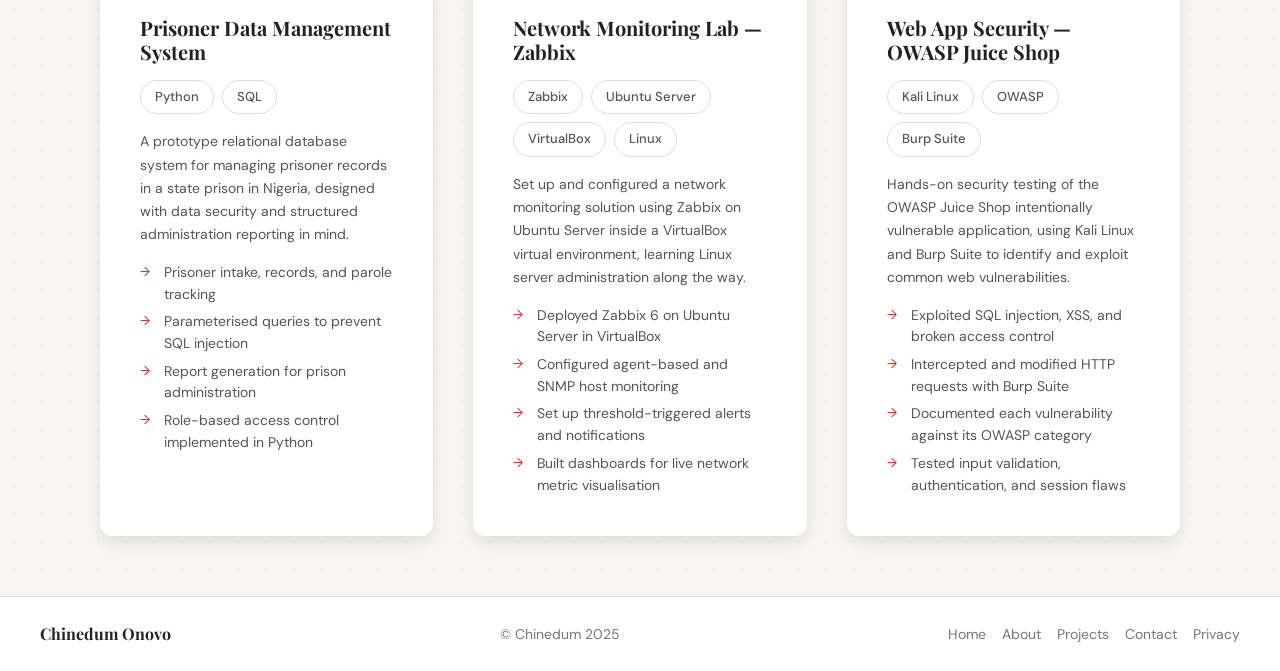
<file: projects.html>
<!DOCTYPE html>
<html lang="en-GB">
<head>
    <meta charset="UTF-8">
    <meta name="viewport" content="width=device-width, initial-scale=1.0">
    <link rel="preconnect" href="https://fonts.googleapis.com">
    <link rel="preconnect" href="https://fonts.gstatic.com" crossorigin>
    <link rel="stylesheet" href="https://fonts.googleapis.com/css2?family=Playfair+Display:wght@400;600;700&family=DM+Sans:ital,opsz,wght@0,9..40,400;0,9..40,500;0,9..40,700;1,9..40,400&display=swap">
    <title>Projects — Chinedum Onovo | Web Developer Portfolio</title>
    <meta name="description" content="Web projects by Chinedum Onovo — MeLetters.co.uk, a memorial tribute site, a prisoner records system, and university labs covering security and networking.">
    <meta name="robots" content="index, follow">
    <meta name="author" content="Chinedum Onovo">
    <link rel="canonical" href="https://chinedum-onovo.co.uk/projects.html">
    <meta property="og:type" content="website">
    <meta property="og:url" content="https://chinedum-onovo.co.uk/projects.html">
    <meta property="og:site_name" content="Chinedum Onovo">
    <meta property="og:locale" content="en_GB">
    <meta property="og:title" content="Projects — Chinedum Onovo | Web Developer Portfolio">
    <meta property="og:description" content="Web projects by Chinedum Onovo — MeLetters.co.uk, a memorial tribute site, a prisoner records system, and university labs covering security and networking.">
    <meta property="og:image" content="https://chinedum-onovo.co.uk/og-image.jpg">
    <meta name="twitter:card" content="summary_large_image">
    <meta name="twitter:title" content="Projects — Chinedum Onovo | Web Developer Portfolio">
    <meta name="twitter:description" content="Web projects by Chinedum Onovo — MeLetters.co.uk, a memorial tribute site, a prisoner records system, and university labs covering security and networking.">
    <link rel="stylesheet" href="style.css">
</head>
<body>

<header>
    <div class="navbar">
        <div class="nav-brand">
            <div class="logo-badge" aria-hidden="true">CO</div>
            <span class="brand">Chinedum Onovo</span>
        </div>
        <nav class="nav-links" aria-label="Main navigation">
            <a href="index.html">Home</a>
            <a href="about.html">About</a>
            <a href="projects.html" class="active">Projects</a>
            <a href="contacts.html">Contact</a>
        </nav>
        <a href="contacts.html" class="nav-cta-btn">Get In Touch</a>
    </div>
</header>

<main>

    <!-- ─── PAGE HEADER ──────────────────────────────────────── -->
    <section class="inner-page-header">
        <div class="inner-page-header-inner">
            <span class="hero-eyebrow">My Work</span>
            <h1 class="page-title">Projects</h1>
            <p class="page-subtitle">Live products, university labs, and work in progress.</p>
        </div>
    </section>

    <!-- ─── PROJECTS CONTENT ─────────────────────────────────── -->
    <div class="inner-page-content">
        <div class="projects-grid">

            <!-- ─── FEATURED 1: MeLetters ─────────────────────── -->
            <article class="card-featured">
                <div class="card-featured-left">
                    <span class="badge badge-live">Live Product</span>
                    <h2>MeLetters.co.uk</h2>
                    <p>
                        An AI-powered letter and document generation service. Users describe what
                        they need and the platform instantly drafts professional letters — from job
                        applications to formal complaints — ready to export as a PDF. The site is
                        monetised with Google AdSense and optimised for organic search.
                    </p>
                    <a
                        href="https://www.meletters.co.uk"
                        class="link-btn"
                        target="_blank"
                        rel="noopener noreferrer"
                        aria-label="Visit MeLetters.co.uk (opens in new tab)">
                        Visit Site
                    </a>
                </div>
                <div class="card-featured-right">
                    <div class="tech-stack">
                        <span class="tag">Next.js</span>
                        <span class="tag">AI API</span>
                        <span class="tag">PDF Generation</span>
                        <span class="tag">Google AdSense</span>
                        <span class="tag">SEO</span>
                    </div>
                    <div class="card-section">
                        <h4>Key Features</h4>
                        <ul class="card-list">
                            <li>AI-generated letter drafts via third-party API integration</li>
                            <li>One-click PDF export with formatted output</li>
                            <li>Multiple letter categories covering common use cases</li>
                            <li>Google AdSense placement for ad revenue</li>
                            <li>SEO-optimised landing pages with structured metadata</li>
                        </ul>
                    </div>
                    <div class="card-section">
                        <h4>What I Learned</h4>
                        <ul class="card-list">
                            <li>Integrating and rate-limiting external AI APIs in production</li>
                            <li>Generating and serving PDFs dynamically from a web app</li>
                            <li>On-page SEO, structured data, and search indexing</li>
                            <li>Deploying and maintaining a live Next.js application</li>
                            <li>Ad monetisation strategy and placement optimisation</li>
                        </ul>
                    </div>
                </div>
            </article>

            <!-- ─── FEATURED 2: Memorial Tribute ─────────────── -->
            <article class="card-featured">
                <div class="card-featured-left">
                    <span class="badge badge-live">Live Product</span>
                    <h2>Memorial Tribute Website</h2>
                    <p>
                        A commissioned memorial website built for a family to honour and preserve
                        the memory of their loved one, John Okechukwu Okpara. The site features a
                        personal biography, a photo gallery, and a condolence message board where
                        visitors can leave tributes. Content is managed through a lightweight
                        admin interface.
                    </p>
                    <a
                        href="https://john-okechukwu-okpara.com"
                        class="link-btn"
                        target="_blank"
                        rel="noopener noreferrer"
                        aria-label="Visit the John Okechukwu Okpara memorial site (opens in new tab)">
                        Visit Site
                    </a>
                </div>
                <div class="card-featured-right">
                    <div class="tech-stack">
                        <span class="tag">Node.js</span>
                        <span class="tag">Express</span>
                        <span class="tag">SQLite</span>
                        <span class="tag">Tailwind CSS</span>
                    </div>
                    <div class="card-section">
                        <h4>Key Features</h4>
                        <ul class="card-list">
                            <li>Personal biography with timeline layout</li>
                            <li>Photo gallery with multiple images</li>
                            <li>Public condolence message submission form</li>
                            <li>Admin panel for reviewing and moderating messages</li>
                            <li>SQLite database for lightweight, persistent storage</li>
                        </ul>
                    </div>
                    <div class="card-section">
                        <h4>What I Learned</h4>
                        <ul class="card-list">
                            <li>Building full-stack applications with Node.js and Express</li>
                            <li>Structuring REST routes, middleware, and form handling</li>
                            <li>Working with SQLite for simple relational data storage</li>
                            <li>Utility-first styling with Tailwind CSS</li>
                            <li>Managing a real client brief with sensitivity and care</li>
                        </ul>
                    </div>
                </div>
            </article>

            <!-- ─── STANDARD CARDS ────────────────────────────── -->
            <div class="standard-cards">

                <!-- Project 3: Prisoner Data -->
                <article class="card-standard">
                    <div class="home-card-icon" aria-hidden="true">
                        <svg width="24" height="24" viewBox="0 0 24 24" fill="none" stroke="currentColor" stroke-width="2" stroke-linecap="round" stroke-linejoin="round"><ellipse cx="12" cy="5" rx="9" ry="3"/><path d="M21 12c0 1.66-4.03 3-9 3s-9-1.34-9-3"/><path d="M3 5v14c0 1.66 4.03 3 9 3s9-1.34 9-3V5"/></svg>
                    </div>
                    <span class="badge badge-progress">In Progress</span>
                    <h3>Prisoner Data Management System</h3>
                    <div class="tech-stack">
                        <span class="tag">Python</span>
                        <span class="tag">SQL</span>
                    </div>
                    <p>
                        A prototype relational database system for managing prisoner records in a
                        state prison in Nigeria, designed with data security and structured
                        administration reporting in mind.
                    </p>
                    <ul class="card-list">
                        <li>Prisoner intake, records, and parole tracking</li>
                        <li>Parameterised queries to prevent SQL injection</li>
                        <li>Report generation for prison administration</li>
                        <li>Role-based access control implemented in Python</li>
                    </ul>
                </article>

                <!-- Project 4: Network Monitoring -->
                <article class="card-standard">
                    <div class="home-card-icon" aria-hidden="true">
                        <svg width="24" height="24" viewBox="0 0 24 24" fill="none" stroke="currentColor" stroke-width="2" stroke-linecap="round" stroke-linejoin="round"><rect x="2" y="2" width="20" height="8" rx="2" ry="2"/><rect x="2" y="14" width="20" height="8" rx="2" ry="2"/><line x1="6" y1="6" x2="6.01" y2="6"/><line x1="6" y1="18" x2="6.01" y2="18"/></svg>
                    </div>
                    <span class="badge badge-lab">University Lab</span>
                    <h3>Network Monitoring Lab — Zabbix</h3>
                    <div class="tech-stack">
                        <span class="tag">Zabbix</span>
                        <span class="tag">Ubuntu Server</span>
                        <span class="tag">VirtualBox</span>
                        <span class="tag">Linux</span>
                    </div>
                    <p>
                        Set up and configured a network monitoring solution using Zabbix on Ubuntu
                        Server inside a VirtualBox virtual environment, learning Linux server
                        administration along the way.
                    </p>
                    <ul class="card-list">
                        <li>Deployed Zabbix 6 on Ubuntu Server in VirtualBox</li>
                        <li>Configured agent-based and SNMP host monitoring</li>
                        <li>Set up threshold-triggered alerts and notifications</li>
                        <li>Built dashboards for live network metric visualisation</li>
                    </ul>
                </article>

                <!-- Project 5: OWASP -->
                <article class="card-standard">
                    <div class="home-card-icon" aria-hidden="true">
                        <svg width="24" height="24" viewBox="0 0 24 24" fill="none" stroke="currentColor" stroke-width="2" stroke-linecap="round" stroke-linejoin="round"><path d="M12 22s8-4 8-10V5l-8-3-8 3v7c0 6 8 10 8 10z"/></svg>
                    </div>
                    <span class="badge badge-lab">University Lab</span>
                    <h3>Web App Security — OWASP Juice Shop</h3>
                    <div class="tech-stack">
                        <span class="tag">Kali Linux</span>
                        <span class="tag">OWASP</span>
                        <span class="tag">Burp Suite</span>
                    </div>
                    <p>
                        Hands-on security testing of the OWASP Juice Shop intentionally vulnerable
                        application, using Kali Linux and Burp Suite to identify and exploit
                        common web vulnerabilities.
                    </p>
                    <ul class="card-list">
                        <li>Exploited SQL injection, XSS, and broken access control</li>
                        <li>Intercepted and modified HTTP requests with Burp Suite</li>
                        <li>Documented each vulnerability against its OWASP category</li>
                        <li>Tested input validation, authentication, and session flaws</li>
                    </ul>
                </article>

            </div>

        </div>
    </div>

</main>

<footer>
    <span class="footer-brand">Chinedum Onovo</span>
    <span class="footer-copy">© Chinedum 2025</span>
    <nav class="footer-nav" aria-label="Footer navigation">
        <a href="index.html">Home</a>
        <a href="about.html">About</a>
        <a href="projects.html">Projects</a>
        <a href="contacts.html">Contact</a>
        <a href="privacy.html">Privacy</a>
    </nav>
</footer>

</body>
</html>
</file>
<file: style.css>
/* ============================================================
   GOOGLE FONTS — loaded via <link> tags in HTML, not @import,
   so the browser can fetch fonts in parallel with this stylesheet
   ============================================================ */

/* ============================================================
   CUSTOM PROPERTIES
   ============================================================ */
:root {
    /* Colours */
    --color-coral:      #c0392b;
    --color-teal:       #4E9F9D;
    --color-teal-dark:  #1a4a47;
    --color-navy:       #1a1a2e;
    --color-gold:       #E9C46A;
    --color-bg:         #f8f6f1;
    --color-surface:  #ffffff;
    --color-text:     #222222;
    --color-text-sub: #555555;
    --color-muted:    #777777;
    --color-border:   #dddddd;

    /* Typography */
    --font-heading: 'Playfair Display', Georgia, serif;
    --font-body:    'DM Sans', Arial, sans-serif;

    /* Spacing scale */
    --space-xs:  8px;
    --space-sm:  16px;
    --space-md:  24px;
    --space-lg:  40px;
    --space-xl:  60px;
    --space-2xl: 120px;

    /* Border radius */
    --radius-sm:     8px;
    --radius-md:     12px;
    --radius-pill:   50px;
    --radius-circle: 50%;

    /* Shadows */
    --shadow-card:  0 6px 15px rgba(0, 0, 0, 0.10);
    --shadow-hover: 0 10px 25px rgba(0, 0, 0, 0.15);

    /* Header */
    --header-height: 68px;
}

/* ============================================================
   ANIMATION
   ============================================================ */
@keyframes fadeUp {
    from {
        opacity: 0;
        transform: translateY(28px);
    }
    to {
        opacity: 1;
        transform: translateY(0);
    }
}

@keyframes pulse {
    0%, 100% { opacity: 1; }
    50%       { opacity: 0.35; }
}

/* ============================================================
   RESET & BASE
   ============================================================ */
* {
    margin: 0;
    padding: 0;
    box-sizing: border-box;
}

html {
    overflow-x: hidden;
}

img {
    max-width: 100%;
    height: auto;
}

body {
    font-family: var(--font-body);
    background-color: var(--color-bg);
    background-image: radial-gradient(circle, rgba(0, 0, 0, 0.045) 1px, transparent 1px);
    background-size: 28px 28px;
    color: var(--color-text);
    min-height: 100vh;
    display: flex;
    flex-direction: column;
    line-height: 1.6;
}

h1, h2, h3, h4, h5, h6 {
    font-family: var(--font-heading);
    line-height: 1.2;
}

/* ============================================================
   STICKY HEADER / NAV
   ============================================================ */
header {
    position: sticky;
    top: 0;
    z-index: 100;
    height: var(--header-height);
    background: rgba(255, 255, 255, 0.82);
    backdrop-filter: blur(12px);
    -webkit-backdrop-filter: blur(12px);
    border-bottom: 1px solid rgba(221, 221, 221, 0.55);
    padding: 0 var(--space-lg);
}

.navbar {
    max-width: 1200px;
    margin: 0 auto;
    padding: 0 var(--space-xl);
    height: 100%;
    display: flex;
    justify-content: space-between;
    align-items: center;
}

.brand {
    font-family: var(--font-heading);
    font-size: 22px;
    font-weight: 700;
    letter-spacing: -0.02em;
    color: var(--color-text);
    text-decoration: none;
}

.nav-links a {
    margin-left: var(--space-sm);
    text-decoration: none;
    color: var(--color-text-sub);
    font-size: 15px;
    transition: color 0.2s ease;
}

.nav-links a:hover {
    color: var(--color-coral);
}

.nav-links a.active {
    color: var(--color-text);
    font-weight: 500;
    text-decoration: underline;
    text-decoration-color: var(--color-coral);
    text-underline-offset: 4px;
    text-decoration-thickness: 2px;
}

/* ============================================================
   GLOBAL LAYOUT
   ============================================================ */
.page-content {
    padding: var(--space-xl);
    max-width: 1400px;
    margin: 0 auto;
    flex: 1;
    width: 100%;
}

/* ============================================================
   HOME PAGE — HERO
   ============================================================ */
.hero {
    background: #f8f6f1;
    padding: var(--space-xl) 0;
}

.hero-inner {
    max-width: 1200px;
    margin: 0 auto;
    padding: 0 var(--space-xl);
    display: grid;
    grid-template-columns: 1fr 500px;
    align-items: center;
    gap: var(--space-xl);
}

/* LEFT: TEXT COLUMN */
.hero-text {
    display: flex;
    flex-direction: column;
    gap: var(--space-sm);
    justify-content: center;
    animation: fadeUp 0.65s ease both;
}

.hero-text::after {
    display: none;
}

.hero-eyebrow {
    display: inline-flex;
    align-items: center;
    align-self: flex-start;
    gap: 7px;
    font-size: 12px;
    font-weight: 600;
    letter-spacing: 0.1em;
    text-transform: uppercase;
    color: var(--color-teal);
    background: rgba(78, 159, 157, 0.15);
    border: 1px solid rgba(78, 159, 157, 0.3);
    padding: 6px 16px;
    border-radius: var(--radius-pill);
}

.hero-eyebrow::before {
    content: '';
    width: 6px;
    height: 6px;
    background: #22c55e;
    border-radius: var(--radius-circle);
    flex-shrink: 0;
    animation: pulse 2s ease-in-out infinite;
}

.hero-name {
    font-size: clamp(32px, calc(4vw + 1rem), 56px);
    line-height: 1.05;
    color: var(--color-text);
}

.hero-name-accent {
    font-style: italic;
    color: var(--color-coral);
}

.hero-subtitle {
    font-family: var(--font-body);
    font-size: 18px;
    font-weight: 500;
    color: var(--color-teal-dark);
}

.hero-bio {
    font-size: 16px;
    line-height: 1.75;
    color: var(--color-text-sub);
    max-width: 500px;
}

.hero-cta {
    display: flex;
    gap: var(--space-sm);
    flex-wrap: wrap;
}

.btn {
    display: inline-flex;
    align-items: center;
    gap: 8px;
    padding: 14px 32px;
    border-radius: var(--radius-pill);
    font-family: var(--font-body);
    font-size: 15px;
    font-weight: 700;
    text-decoration: none;
    transition: opacity 0.2s ease, transform 0.2s ease;
}

.btn:hover {
    opacity: 0.88;
    transform: translateY(-2px);
}

.btn-primary {
    background: var(--color-coral);
    color: var(--color-surface);
}

.btn-outline {
    background: transparent;
    color: var(--color-text);
    border: 2px solid var(--color-border);
}

.btn-outline:hover {
    background: var(--color-text);
    color: var(--color-surface);
    border-color: var(--color-text);
    opacity: 1;
}

.btn-secondary {
    background: transparent;
    color: var(--color-text);
    border: 2px solid var(--color-border);
}

.btn-secondary:hover {
    background: var(--color-text);
    color: var(--color-surface);
    border-color: var(--color-text);
    opacity: 1;
}

.hero-tags {
    display: flex;
    flex-wrap: wrap;
    gap: var(--space-xs);
}

.tag {
    font-size: 13px;
    font-weight: 500;
    padding: 6px 14px;
    border-radius: var(--radius-pill);
    background: var(--color-surface);
    color: var(--color-text-sub);
    border: 1px solid var(--color-border);
}

/* RIGHT: PHOTO COLUMN — full bleed, flush top/bottom/right */
.hero-photo {
    position: relative;
    overflow: hidden;
}

.hero-photo-frame {
    position: absolute;
    inset: 0;
}

.hero-photo-frame::before {
    display: none;
}

.hero-photo-frame img {
    width: 100%;
    height: 100%;
    object-fit: cover;
    object-position: top center;
    display: block;
}

/* ============================================================
   ABOUT PAGE — CARDS
   ============================================================ */
.about-cards {
    display: flex;
    justify-content: space-between;
    gap: var(--space-lg);
}

.about-cards .card {
    flex: 1;
    background-color: var(--color-surface);
    padding: var(--space-lg);
    border-radius: var(--radius-md);
    box-shadow: var(--shadow-card);
}

.about-cards h2 {
    margin-bottom: var(--space-sm);
    color: var(--color-coral);
}

.about-cards p {
    line-height: 1.6;
    text-align: justify;
    text-justify: inter-word;
    hyphens: auto;
}

/* ============================================================
   PROJECTS PAGE
   ============================================================ */
.projects-grid {
    display: flex;
    flex-direction: column;
    gap: var(--space-xl);
}

.projects-header {
    margin-bottom: var(--space-xs);
}

.projects-header h1 {
    font-size: clamp(26px, calc(3.5vw + 0.875rem), 42px);
    color: var(--color-text);
    margin-bottom: var(--space-xs);
}

.projects-header p {
    font-size: 16px;
    color: var(--color-text-sub);
}

/* STATUS BADGES */
.badge {
    display: inline-block;
    font-size: 11px;
    font-weight: 700;
    letter-spacing: 0.08em;
    text-transform: uppercase;
    padding: 4px 12px;
    border-radius: var(--radius-pill);
}

.badge-live {
    background: rgba(78, 159, 157, 0.15);
    color: var(--color-teal);
}

.badge-progress {
    background: rgba(233, 196, 106, 0.35);
    color: #7a5c00;
}

.badge-lab {
    background: rgba(231, 111, 81, 0.12);
    color: var(--color-coral);
}

/* FEATURED CARD — full width, two columns */
.card-featured {
    background: var(--color-surface);
    border-radius: var(--radius-md);
    box-shadow: var(--shadow-card);
    display: grid;
    grid-template-columns: 1fr 1fr;
    gap: var(--space-xl);
    padding: var(--space-lg);
    transition: transform 0.25s ease, box-shadow 0.25s ease;
}

.card-featured:hover {
    transform: translateY(-4px);
    box-shadow: var(--shadow-hover);
}

.card-featured-left {
    display: flex;
    flex-direction: column;
    gap: var(--space-sm);
}

.card-featured-right {
    display: flex;
    flex-direction: column;
    gap: var(--space-md);
    padding-left: var(--space-lg);
    border-left: 1px solid var(--color-border);
}

.card-featured h2 {
    font-size: 28px;
    color: var(--color-text);
}

.card-featured p {
    font-size: 15px;
    line-height: 1.75;
    color: var(--color-text-sub);
}

/* STANDARD CARDS — three-up grid */
.standard-cards {
    display: grid;
    grid-template-columns: repeat(3, 1fr);
    gap: var(--space-lg);
}

.card-standard {
    background: var(--color-surface);
    border-radius: var(--radius-md);
    box-shadow: var(--shadow-card);
    padding: var(--space-lg);
    display: flex;
    flex-direction: column;
    gap: var(--space-sm);
    transition: transform 0.25s ease, box-shadow 0.25s ease;
}

.card-standard:hover {
    transform: translateY(-4px);
    box-shadow: var(--shadow-hover);
}

.card-standard h3 {
    font-size: 20px;
    color: var(--color-text);
    margin-top: var(--space-xs);
}

.card-standard p {
    font-size: 14px;
    line-height: 1.65;
    color: var(--color-text-sub);
}

/* TECH STACK ROW */
.tech-stack {
    display: flex;
    flex-wrap: wrap;
    gap: var(--space-xs);
}

/* CARD SECTION: small label + bullet list */
.card-section {
    display: flex;
    flex-direction: column;
    gap: 6px;
}

.card-section h4 {
    font-family: var(--font-body);
    font-size: 11px;
    font-weight: 700;
    letter-spacing: 0.08em;
    text-transform: uppercase;
    color: var(--color-text-sub);
}

.card-list {
    list-style: none;
    margin: 0;
    padding: 0;
    display: flex;
    flex-direction: column;
    gap: 6px;
}

.card-list li {
    position: relative;
    padding-left: var(--space-md);
    font-size: 14px;
    line-height: 1.55;
    color: var(--color-text-sub);
}

.card-list li::before {
    content: '→';
    position: absolute;
    left: 0;
    color: var(--color-coral);
    font-size: 13px;
    line-height: 1.55;
}

/* LIVE LINK BUTTON */
.link-btn {
    display: inline-flex;
    align-items: center;
    gap: 6px;
    padding: 10px 22px;
    border-radius: var(--radius-pill);
    background: var(--color-coral);
    color: var(--color-surface);
    font-family: var(--font-body);
    font-size: 14px;
    font-weight: 700;
    text-decoration: none;
    align-self: flex-start;
    margin-top: auto;
    transition: opacity 0.2s ease, transform 0.2s ease;
}

.link-btn::after {
    content: '↗';
    font-size: 13px;
}

.link-btn:hover {
    opacity: 0.88;
    transform: translateY(-2px);
}

/* ============================================================
   CONTACT PAGE — LAYOUT
   ============================================================ */
.contact-layout {
    display: grid;
    grid-template-columns: 1fr 1.3fr;
    gap: var(--space-xl);
    align-items: start;
}

/* LEFT COLUMN: info */
.contact-info {
    display: flex;
    flex-direction: column;
    gap: var(--space-lg);
}

.contact-info h1 {
    font-size: clamp(24px, calc(3vw + 0.75rem), 38px);
    line-height: 1.15;
    color: var(--color-text);
}

.contact-intro {
    font-size: 15px;
    line-height: 1.75;
    color: var(--color-text-sub);
}

.contact-items {
    display: flex;
    flex-direction: column;
    gap: var(--space-md);
}

.contact-item {
    display: flex;
    align-items: flex-start;
    gap: var(--space-sm);
}

.contact-icon {
    display: flex;
    align-items: center;
    justify-content: center;
    width: 44px;
    height: 44px;
    min-width: 44px;
    border-radius: var(--radius-md);
    background: rgba(78, 159, 157, 0.12);
    color: var(--color-teal);
}

.contact-label {
    font-family: var(--font-body);
    font-size: 11px;
    font-weight: 700;
    letter-spacing: 0.08em;
    text-transform: uppercase;
    color: var(--color-text-sub);
    margin-bottom: 3px;
}

.contact-value {
    font-size: 14px;
    line-height: 1.5;
    color: var(--color-text);
}

/* RIGHT COLUMN: form card */
.contact-form-card {
    background: var(--color-surface);
    border-radius: var(--radius-md);
    box-shadow: var(--shadow-card);
    padding: var(--space-lg);
}

.contact-form-card h2 {
    font-size: 24px;
    color: var(--color-text);
    margin-bottom: var(--space-md);
}

/* FORM BASE */
form {
    display: flex;
    flex-direction: column;
    gap: var(--space-sm);
}

.form-row {
    display: grid;
    grid-template-columns: 1fr 1fr;
    gap: var(--space-sm);
}

.form-group {
    display: flex;
    flex-direction: column;
    gap: 5px;
}

.form-group label {
    font-size: 13px;
    font-weight: 600;
    color: var(--color-text);
}

form input,
form textarea {
    padding: 10px 12px;
    border: 1px solid var(--color-border);
    border-radius: var(--radius-sm);
    font-family: var(--font-body);
    font-size: 14px;
    background: var(--color-bg);
    transition: border-color 0.2s ease, box-shadow 0.2s ease;
}

form textarea {
    resize: vertical;
    min-height: 120px;
}

form input:focus,
form textarea:focus {
    outline: none;
    border-color: var(--color-teal);
    background: var(--color-surface);
    box-shadow: 0 0 0 3px rgba(78, 159, 157, 0.15);
}

form button {
    width: 100%;
    margin-top: var(--space-xs);
    padding: 14px;
    border: none;
    border-radius: var(--radius-pill);
    background-color: var(--color-teal);
    color: var(--color-surface);
    font-family: var(--font-body);
    font-size: 15px;
    font-weight: 700;
    cursor: pointer;
    transition: opacity 0.2s ease, transform 0.2s ease;
}

form button:hover {
    opacity: 0.88;
    transform: translateY(-1px);
}

/* ============================================================
   SHARED CARD STYLES
   ============================================================ */
.card {
    transition: transform 0.25s ease, box-shadow 0.25s ease;
}

.card:hover {
    transform: translateY(-4px);
    box-shadow: var(--shadow-hover);
}

.card p {
    text-align: justify;
    line-height: 1.6;
    text-justify: inter-word;
    hyphens: auto;
}

.card h3 {
    margin-top: var(--space-sm);
    margin-bottom: var(--space-xs);
    color: var(--color-coral);
}

/* ============================================================
   BOTTOM CIRCLE BUTTONS — hidden, replaced by site footer
   ============================================================ */
.buttons-bottom {
    display: none;
}

/* ============================================================
   SITE FOOTER
   ============================================================ */
footer {
    display: flex;
    justify-content: space-between;
    align-items: center;
    padding: var(--space-md) var(--space-lg);
    background: var(--color-surface);
    border-top: 1px solid var(--color-border);
    font-size: 14px;
    color: var(--color-muted);
    margin-top: auto;
}

.footer-brand {
    font-family: var(--font-heading);
    font-size: 16px;
    font-weight: 700;
    color: var(--color-text);
}

.footer-copy {
    font-size: 14px;
    color: var(--color-muted);
}

.footer-nav {
    display: flex;
    gap: var(--space-sm);
}

.footer-nav a {
    text-decoration: none;
    color: var(--color-muted);
    font-size: 14px;
    transition: color 0.2s ease;
}

.footer-nav a:hover {
    color: var(--color-coral);
}

/* ============================================================
   NAV BRAND + LOGO BADGE
   ============================================================ */
.nav-brand {
    display: flex;
    align-items: center;
    gap: 10px;
}

.logo-badge {
    width: 34px;
    height: 34px;
    background: var(--color-coral);
    color: #ffffff;
    display: flex;
    align-items: center;
    justify-content: center;
    font-family: var(--font-heading);
    font-size: 13px;
    font-weight: 700;
    letter-spacing: 0.04em;
    border-radius: var(--radius-sm);
    flex-shrink: 0;
}

.nav-cta-btn {
    display: inline-block;
    padding: 8px 20px;
    background: var(--color-coral);
    color: #ffffff;
    border-radius: var(--radius-pill);
    font-family: var(--font-body);
    font-size: 14px;
    font-weight: 600;
    text-decoration: none;
    white-space: nowrap;
    transition: opacity 0.2s ease, transform 0.2s ease;
}

.nav-cta-btn:hover {
    opacity: 0.88;
    transform: translateY(-1px);
}

/* ============================================================
   HOME PAGE — MAIN WRAPPER
   ============================================================ */
main {
    display: flex;
    flex-direction: column;
    flex: 1;
}

/* ============================================================
   HOME PAGE — PHOTO COLUMN & BLOB
   ============================================================ */
/* RIGHT: photo column — positions the card and decorations */
.hero-photo-col {
    position: relative;
    display: flex;
    align-items: center;
    justify-content: center;
}

/* The circular photo card — teal sits at z-index 1, photo renders on top with no blend mode */
.photo-card {
    width: 500px;
    height: 500px;
    border-radius: 50%;
    background: var(--color-teal);
    overflow: hidden;
    flex-shrink: 0;
    position: relative;
    z-index: 1;
}

.hero-photo-img {
    width: 100%;
    height: 100%;
    object-fit: contain;
    object-position: top center;
    display: block;
}

/* ============================================================
   HOME PAGE — INFO CARD
   ============================================================ */
.info-card {
    position: absolute;
    bottom: -10px;
    right: -20px;
    z-index: 5;
    width: 272px;
    background: var(--color-navy);
    color: #ffffff;
    border-radius: var(--radius-md);
    padding: var(--space-sm) var(--space-md);
    display: flex;
    flex-direction: column;
    gap: 10px;
    box-shadow: 0 8px 28px rgba(0, 0, 0, 0.28);
}

.info-row {
    display: flex;
    align-items: flex-start;
    gap: 10px;
    font-size: 12px;
    line-height: 1.5;
    color: rgba(255, 255, 255, 0.85);
}

.info-icon {
    color: var(--color-teal);
    flex-shrink: 0;
    margin-top: 1px;
}

/* ============================================================
   HOME PAGE — DECORATIVE ELEMENTS
   ============================================================ */
.deco {
    position: absolute;
    z-index: 1;
    pointer-events: none;
}

/* Dot grid — dark teal on cream (positioned in hero-photo-col) */
.deco-dots {
    position: absolute;
    width: 120px;
    height: 100px;
    background-image: radial-gradient(circle, rgba(26, 74, 71, 0.2) 1.5px, transparent 1.5px);
    background-size: 14px 14px;
    z-index: 2;
    pointer-events: none;
}

.deco-dots-tr {
    top: 0;
    right: 0;
}

/* Code tag — dark teal, to the right of the card */
.deco-code-tag {
    position: absolute;
    top: 40%;
    right: -10px;
    font-family: 'Courier New', monospace;
    font-size: 20px;
    font-weight: 700;
    color: rgba(26, 74, 71, 0.3);
    z-index: 2;
    pointer-events: none;
    letter-spacing: 3px;
}

/* Caduceus badge — bottom-left of the card */
.deco-caduceus {
    position: absolute;
    left: 10px;
    bottom: 80px;
    z-index: 2;
    pointer-events: none;
}

/* Stethoscope badge — upper-left of the card */
.deco-stethoscope {
    position: absolute;
    left: 10px;
    top: 25px;
    z-index: 2;
    pointer-events: none;
}

.deco-medical {
    display: none;
}

/* ============================================================
   HOME PAGE — BOTTOM SECTION
   ============================================================ */
.home-bottom {
    background: var(--color-surface);
    display: grid;
    grid-template-columns: repeat(3, 1fr);
    gap: var(--space-md);
    padding: var(--space-md) var(--space-xl);
    border-top: 1px solid var(--color-border);
}

.home-card {
    display: flex;
    flex-direction: column;
    gap: var(--space-sm);
}

.home-card-icon {
    width: 52px;
    height: 52px;
    border-radius: var(--radius-circle);
    background: rgba(78, 159, 157, 0.12);
    color: var(--color-teal);
    display: flex;
    align-items: center;
    justify-content: center;
    flex-shrink: 0;
    margin-bottom: var(--space-xs);
}

.home-card h3 {
    font-size: 20px;
    color: var(--color-text);
    margin: 0;
}

.home-card > p {
    font-size: 14px;
    line-height: 1.65;
    color: var(--color-text-sub);
    flex: 1;
}

.home-card-link {
    display: inline-block;
    color: var(--color-coral);
    text-decoration: none;
    font-weight: 600;
    font-size: 14px;
    transition: opacity 0.2s;
    align-self: flex-start;
}

.home-card-link:hover {
    opacity: 0.75;
    text-decoration: underline;
}

.home-card-header {
    display: flex;
    justify-content: space-between;
    align-items: center;
}

.home-card-header a {
    font-size: 12px;
    color: var(--color-coral);
    text-decoration: none;
    font-weight: 600;
    transition: opacity 0.2s;
}

.home-card-header a:hover { opacity: 0.75; }


/* ============================================================
   MINI PROJECT CARDS
   ============================================================ */
.project-cards-mini {
    display: flex;
    flex-direction: column;
    gap: var(--space-sm);
    margin-top: var(--space-xs);
}

.project-card-mini {
    border: 1px solid var(--color-border);
    border-radius: var(--radius-sm);
    overflow: hidden;
    transition: box-shadow 0.2s ease;
}

.project-card-mini:hover {
    box-shadow: var(--shadow-card);
}

.project-card-mini-color {
    height: 52px;
    background-size: cover;
    background-position: center;
    position: relative;
    overflow: hidden;
}

.project-card-mini-body {
    padding: 10px 12px;
}

.project-card-mini-name {
    font-family: var(--font-heading);
    font-size: 14px;
    font-weight: 600;
    color: var(--color-text);
    margin: 0 0 3px;
}

.project-card-mini-desc {
    font-size: 12px;
    color: var(--color-text-sub);
    line-height: 1.5;
    margin: 0 0 8px;
}

.project-card-mini-tags {
    display: flex;
    gap: 4px;
    flex-wrap: wrap;
}

.project-card-mini-tags .tag {
    font-size: 11px;
    padding: 2px 8px;
}

/* ============================================================
   ACCESSIBILITY — FOCUS RING
   ============================================================ */
a:focus,
button:focus {
    outline: 3px solid var(--color-teal);
    outline-offset: 3px;
}

/* ============================================================
   RESPONSIVE
   ============================================================ */

/* ── 768px: collapse all multi-column grids ─────────────────── */
@media (max-width: 768px) {
    .hero-inner {
        grid-template-columns: 1fr;
        padding: 0 var(--space-md);
        gap: var(--space-lg);
    }

    .hero-photo-col {
        order: -1;
    }

    .photo-card {
        width: 280px;
        height: 280px;
    }

    .info-card {
        width: min(240px, 85vw);
        bottom: -10px;
        right: -10px;
    }

    .hero-text {
        padding: 0 0 var(--space-lg);
    }

    .home-bottom {
        grid-template-columns: 1fr;
        padding: var(--space-lg) var(--space-md);
    }


    .about-cards {
        flex-direction: column;
        align-items: stretch;
    }

    .contact-layout {
        grid-template-columns: 1fr;
    }

    .card-featured {
        grid-template-columns: 1fr;
    }

    .card-featured-right {
        border-left: none;
        border-top: 1px solid var(--color-border);
        padding-left: 0;
        padding-top: var(--space-md);
    }

    .standard-cards {
        grid-template-columns: 1fr 1fr;
    }

    footer {
        flex-direction: column;
        gap: var(--space-sm);
        text-align: center;
        padding: var(--space-md);
    }

    .footer-nav {
        justify-content: center;
        flex-wrap: wrap;
    }
}

/* ── 600px: nav wraps, small-screen polish ──────────────────── */
@media (max-width: 600px) {
    .nav-cta-btn {
        display: none;
    }

    header {
        height: auto;
        padding: var(--space-sm);
    }

    .navbar {
        flex-direction: column;
        align-items: flex-start;
        gap: var(--space-xs);
        padding: var(--space-xs) 0;
    }

    .nav-links {
        display: flex;
        flex-wrap: wrap;
        gap: 4px var(--space-sm);
    }

    .nav-links a {
        margin-left: 0;
        font-size: 14px;
    }

    .page-content {
        padding: var(--space-md) var(--space-sm);
    }

    .hero-text {
        padding: var(--space-md) var(--space-sm);
    }

    .standard-cards {
        grid-template-columns: 1fr;
    }

    .form-row {
        grid-template-columns: 1fr;
    }

    .contact-form-card {
        padding: var(--space-md);
    }

    .card-featured,
    .card-standard {
        padding: var(--space-md);
    }
}

/* ============================================================
   INNER PAGE — SHARED HEADER BANNER
   ============================================================ */
.inner-page-header {
    background: var(--color-bg);
    border-bottom: 1px solid var(--color-border);
    padding: var(--space-xl) 0 var(--space-lg);
}

.inner-page-header-inner {
    max-width: 1200px;
    margin: 0 auto;
    padding: 0 var(--space-xl);
    display: flex;
    flex-direction: column;
    gap: var(--space-xs);
}

.page-title {
    font-family: var(--font-heading);
    font-size: clamp(28px, 4vw, 44px);
    color: var(--color-text);
    line-height: 1.15;
    margin: 0;
}

.page-subtitle {
    font-size: 16px;
    color: var(--color-text-sub);
    max-width: 580px;
    line-height: 1.65;
    margin: 0;
}

/* ============================================================
   ABOUT PAGE — CARDS GRID
   ============================================================ */
.about-section {
    max-width: 1200px;
    margin: 0 auto;
    padding: var(--space-xl);
}

.about-cards-grid {
    display: grid;
    grid-template-columns: repeat(3, 1fr);
    gap: var(--space-lg);
}

.about-card {
    background: var(--color-surface);
    border-radius: var(--radius-md);
    padding: var(--space-lg);
    box-shadow: var(--shadow-card);
    display: flex;
    flex-direction: column;
    gap: var(--space-sm);
    transition: transform 0.25s ease, box-shadow 0.25s ease;
}

.about-card:hover {
    transform: translateY(-4px);
    box-shadow: var(--shadow-hover);
}

.about-card-heading {
    font-family: var(--font-heading);
    font-size: 20px;
    color: var(--color-text);
    line-height: 1.25;
    margin: 0;
}

.about-card-body {
    display: flex;
    flex-direction: column;
    gap: 12px;
    flex: 1;
}

.about-card-body p {
    font-size: 14px;
    line-height: 1.75;
    color: var(--color-text-sub);
    margin: 0;
    text-align: justify;
    hyphens: auto;
}

.about-card-body h3 {
    font-family: var(--font-heading);
    font-size: 15px;
    color: var(--color-coral);
    margin: 4px 0 0;
}

/* ============================================================
   INNER PAGE — PROJECTS & CONTACT PAGE CONTENT WRAPPER
   ============================================================ */
.inner-page-content {
    max-width: 1200px;
    margin: 0 auto;
    padding: var(--space-xl);
    flex: 1;
    width: 100%;
}

/* Responsive: inner pages */
@media (max-width: 768px) {
    .about-cards-grid {
        grid-template-columns: 1fr;
    }

    .inner-page-header-inner {
        padding: 0 var(--space-md);
    }

    .about-section,
    .inner-page-content {
        padding: var(--space-lg) var(--space-md);
    }
}

/* ============================================================
   PRIVACY PAGE
   ============================================================ */
.privacy-body {
    max-width: 720px;
    display: flex;
    flex-direction: column;
    gap: var(--space-lg);
}

.privacy-section h2 {
    font-family: var(--font-heading);
    font-size: 20px;
    color: var(--color-text);
    margin-bottom: var(--space-xs);
}

.privacy-section p,
.privacy-section li {
    font-size: 15px;
    line-height: 1.75;
    color: var(--color-text-sub);
}

.privacy-section ul {
    padding-left: var(--space-md);
    display: flex;
    flex-direction: column;
    gap: 6px;
    margin: var(--space-xs) 0;
}

.privacy-section a {
    color: var(--color-coral);
    text-decoration: underline;
    text-underline-offset: 3px;
}

/* Honour reduced-motion preference */
@media (prefers-reduced-motion: reduce) {
    .hero-text,
    .hero-photo {
        animation: none;
        opacity: 1;
    }

    .hero-eyebrow::before {
        animation: none;
    }
}
</file>
